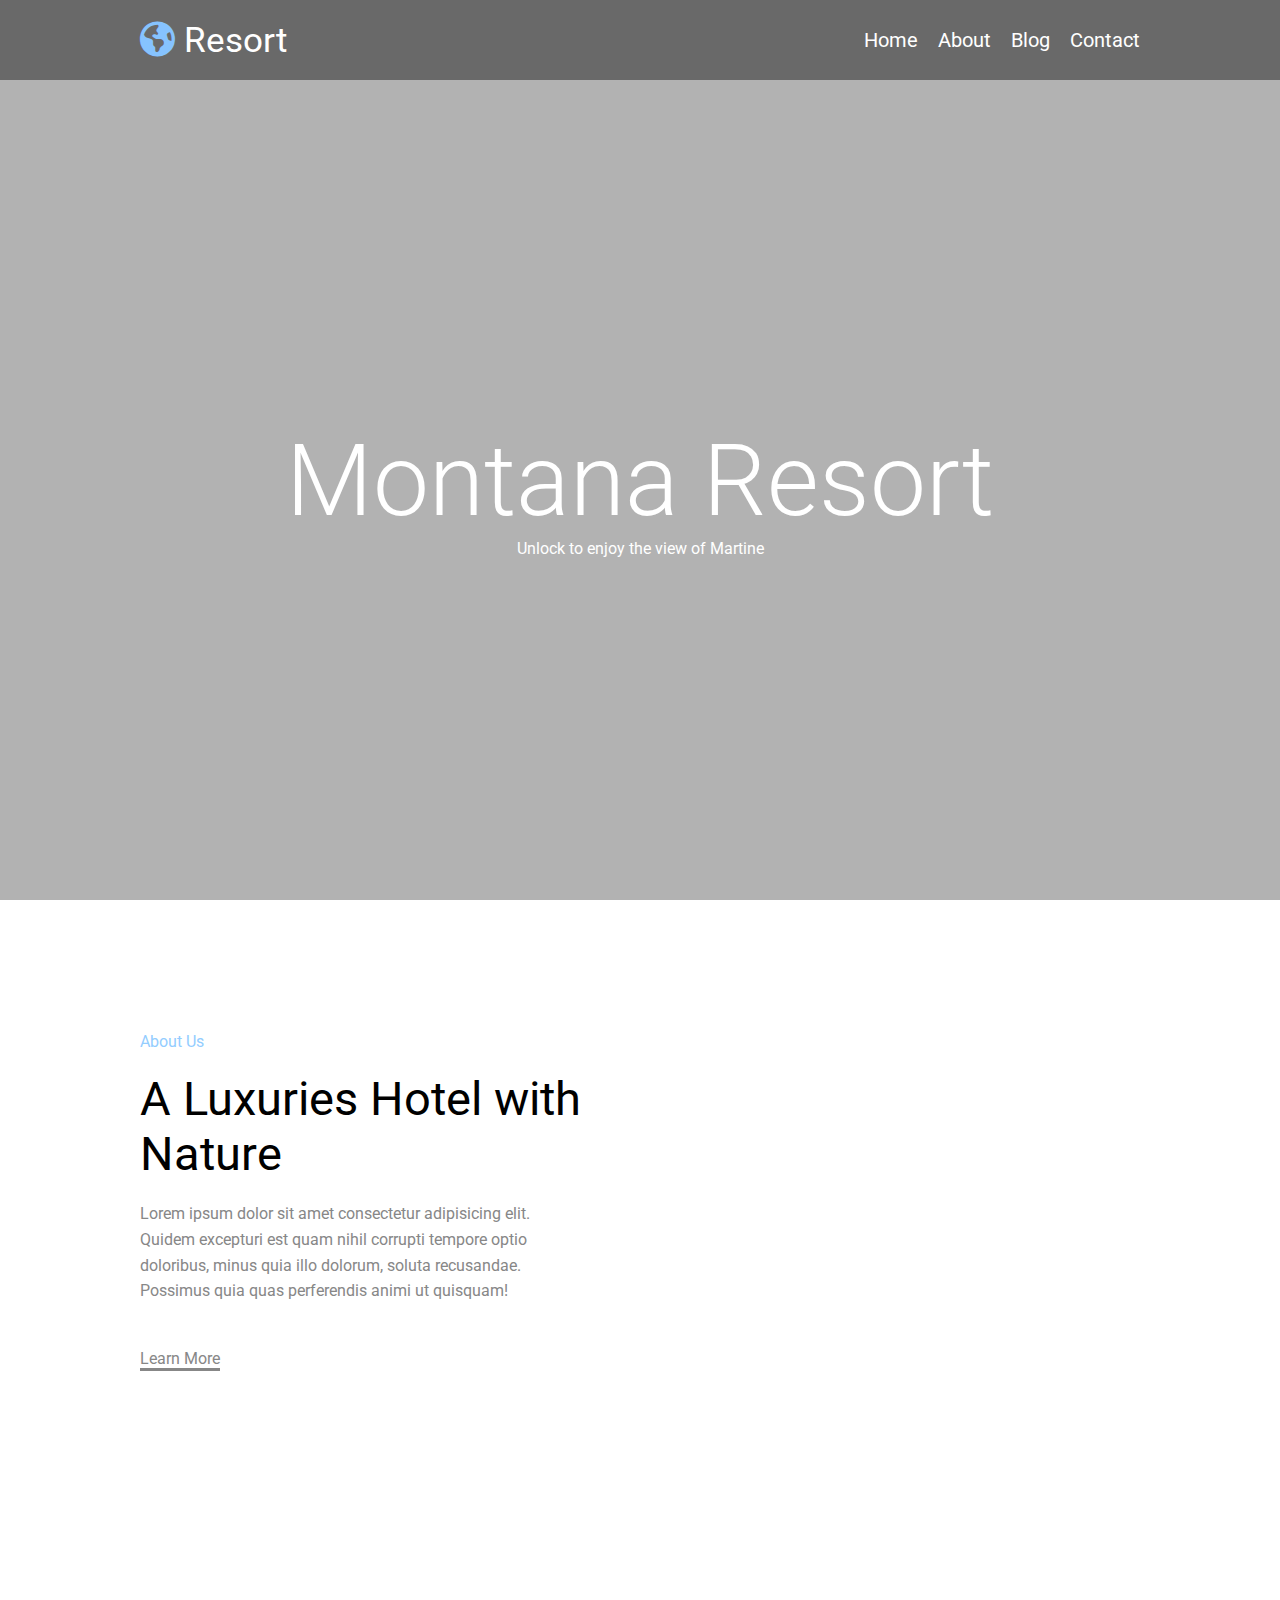
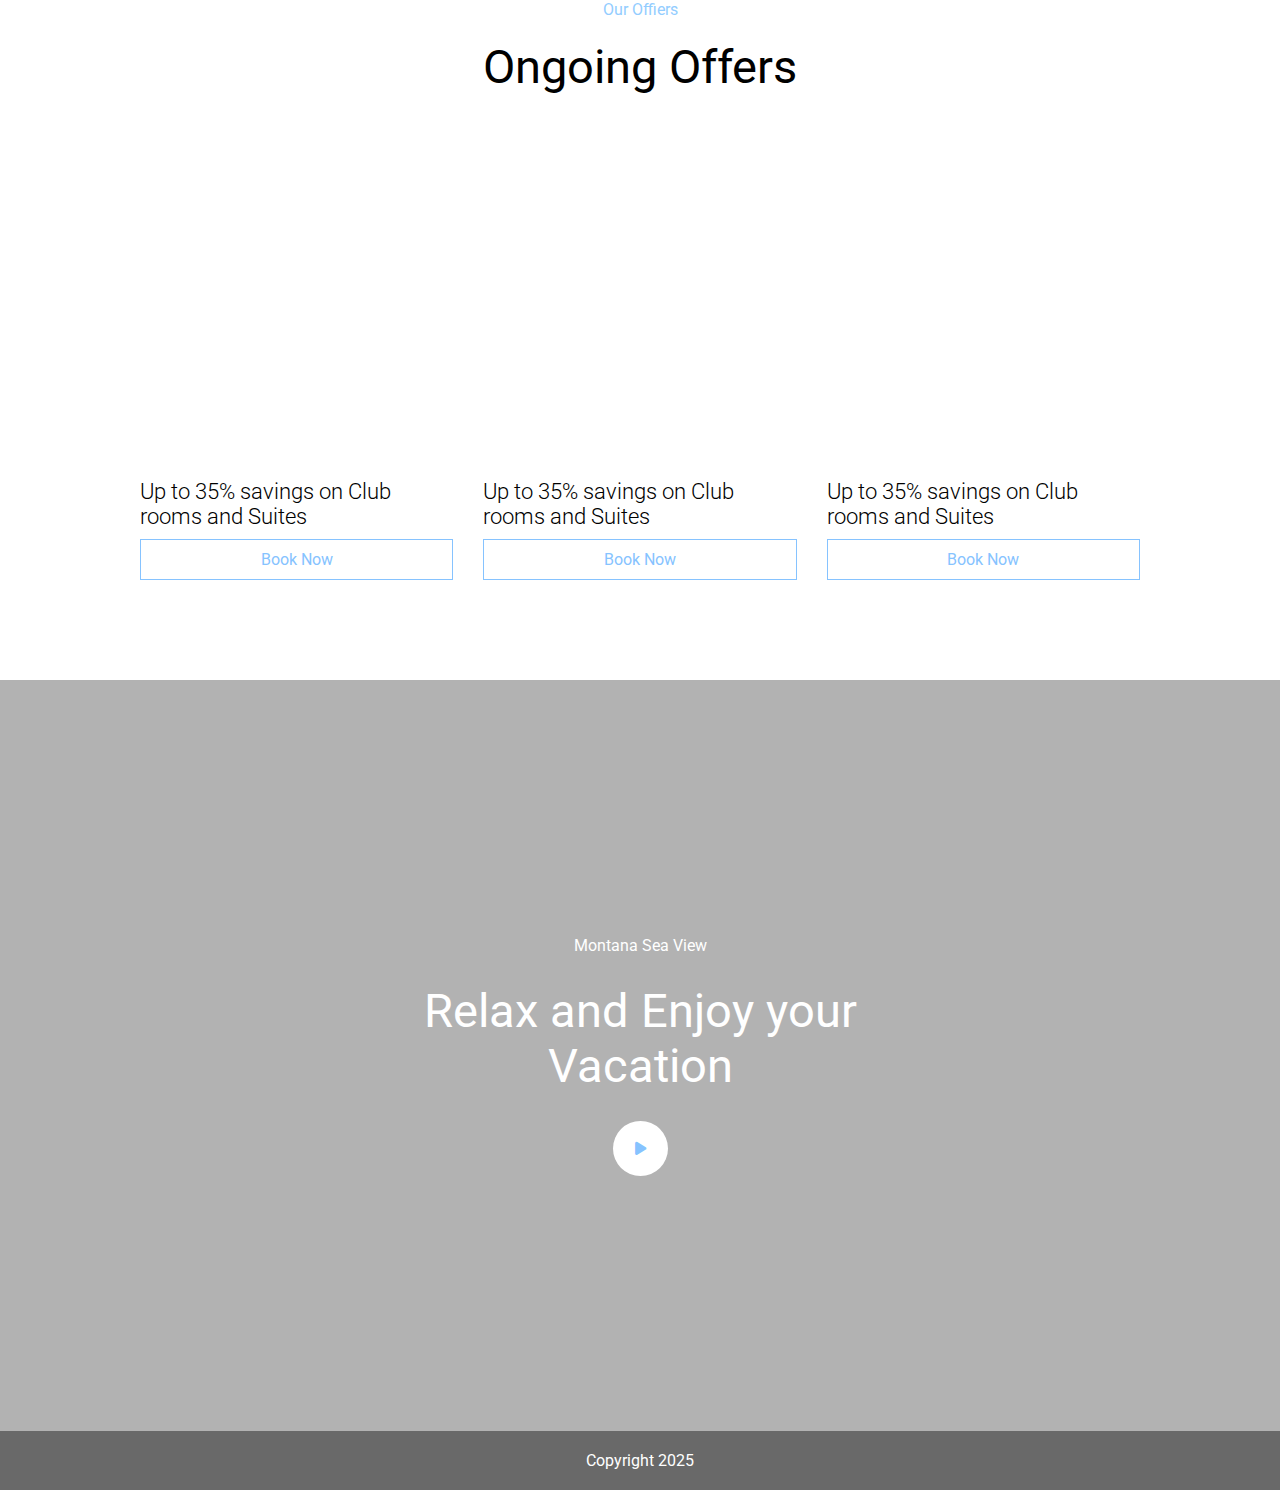
<file: portfolio1/index.html>
<!DOCTYPE html>
<html lang="en">
<head>
    <meta charset="UTF-8">
    <meta name="viewport" content="width=device-width, initial-scale=1.0">
    <title>Ryota Aoki Assignment 1</title>
    <!-- GOOGLE FONTS -->
    <link rel="preconnect" href="https://fonts.googleapis.com">
    <link rel="preconnect" href="https://fonts.gstatic.com" crossorigin>
    <link href="https://fonts.googleapis.com/css2?family=Roboto:ital,wght@0,100..900;1,100..900&display=swap" rel="stylesheet">
	<!-- Font Awesome -->
	<link rel="stylesheet" href="https://cdnjs.cloudflare.com/ajax/libs/font-awesome/6.7.2/css/all.min.css" integrity="sha512-Evv84Mr4kqVGRNSgIGL/F/aIDqQb7xQ2vcrdIwxfjThSH8CSR7PBEakCr51Ck+w+/U6swU2Im1vVX0SVk9ABhg==" crossorigin="anonymous" referrerpolicy="no-referrer" />
    <!-- AOS -->
    <link href="https://unpkg.com/aos@2.3.1/dist/aos.css" rel="stylesheet">    
    <!-- style -->
	<link rel="stylesheet" href="style.css">
</head>
<body>
    <!-- popup-overlay-video -->
     <div class="popup-overlay-video">
        <button class="close-btn">X</button>
          <!-- popup-content -->
        <div class="popup-content" onclick="preventBubbling(event)">
            <h2>our video</h2>
            <p>Lorem ipsum dolor sit amet consectetur adipisicing elit. Temporibus incidunt illo fugit fuga facere, voluptatem, libero asperiores esse in autem facilis aspernatur harum, distinctio </p>
            <iframe  src="https://www.youtube.com/embed/NoSw2Ef-WaA?si=KiiBYKP8ey6eZZL9" title="YouTube video player" frameborder="0" allow="accelerometer; autoplay; clipboard-write; encrypted-media; gyroscope; picture-in-picture; web-share" referrerpolicy="strict-origin-when-cross-origin" allowfullscreen></iframe>
        </div>
     </div>
      <!-- popup-overlay-map -->
     <div class="popup-overlay-map">
        <button class="close-btn">X</button>
          <!-- popup-content -->
        <div class="popup-content" onclick="preventBubbling(event)">
            <h2>our location</h2>
            <p>Lorem ipsum dolor sit amet consectetur adipisicing elit. Temporibus incidunt illo fugit fuga facere, voluptatem, libero asperiores esse in autem facilis aspernatur harum, distinctio </p>
            <iframe src="https://www.google.com/maps/embed?pb=!1m18!1m12!1m3!1d505145.4184837496!2d114.74189353963801!3d-8.45568235851558!2m3!1f0!2f0!3f0!3m2!1i1024!2i768!4f13.1!3m3!1m2!1s0x2dd246a02c3ebd17%3A0x13f472e2dfe6ed50!2z44K2IOOCouODs-ODtOOCoeODpCDjg5Pjg7zjg4Eg44Oq44K-44O844OIIOODkOODqg!5e0!3m2!1sja!2sca!4v1741707595282!5m2!1sja!2sca" style="border:0;" allowfullscreen="" loading="lazy" referrerpolicy="no-referrer-when-downgrade"></iframe>
        </div>
    </div> 
    <!-- Headder -->
    <header class="page-header">
        <div class="container">
            <div class="header-flex">
                <div class="logo">
                    <a href="index.html">
                        <i class="fa-solid fa-earth-americas"></i>
                        resort
                    </a>
                </div>
                <div class="burger">
                    <i class="fa-solid fa-bars"></i>
                </div>
                <div class="menu-holder">
                   <ul class="nav-menu">
                        <li>
                            <a href="index.html">Home</a>
                        </li>
                        <li>
                            <a href="#">About</a>
                        </li>
                        <li>
                            <a href="#">Blog</a>
                        </li>
                        <li>
                            <a href="#">Contact</a>
                        </li>
                   </ul>
                </div>
            </div>
        </div>
    </header>
    <main>
        <!-- banner -->
        <section class="banner">
            <div class="filter"></div>
            <div class="container">
                <h1>montana resort</h1>
                <p>Unlock to enjoy the view of Martine</p>
            </div>
        </section>
        <!-- about -->
        <section class="about">
            <div class="container">
                <div class="about-flex">
                    <div class="about-info">
                        <h4>about us</h4>
                        <h2>A Luxuries Hotel with Nature</h2>
                        <p>Lorem ipsum dolor sit amet consectetur adipisicing elit. Quidem excepturi est quam nihil corrupti tempore optio doloribus, minus quia illo dolorum, soluta recusandae. Possimus quia quas perferendis animi ut quisquam!</p>
                        <a href="" class="learn-btn">learn more</a>
                    </div>
                    <div class="about-flex-image">
                        <div class="about-image-1" data-aos="zoom-in" data-aos-duration="1000" data-aos-once="true"></div>
                        <div class="about-image-2" data-aos="zoom-in" data-aos-duration="1000" data-aos-once="true"></div>    
                    </div>
                </div>
            </div>
        </section>
        <!-- place -->
        <section class="place">
            <div class="container">
                <div class="section-header">
                    <h4>our offiers</h4>
                    <h2>ongoing offers</h2>
                </div>
                <div class="place-grid">
                    <article class="card">

                        <div class="card-image">
                            <div class="extra-info">
                                <p>Lorem ipsum dolor, sit amet consectetur adipisicing elit. Distinctio minus consequuntur voluptates?</p>
                                <a href="#" class="more-btn">
                                    <i class="fa-solid fa-arrow-right"></i>
                                    more
                                </a>
                            </div>
                        </div>
                       
                        <div class="card-info">
                            <h3>
                                Up to 35% savings on Club rooms and Suites
                            </h3>
                            <a href="#" class="book-btn">book now</a>
                        </div>
                    </article>
                    <article class="card">
                        <div class="card-image">
                            <div class="extra-info">
                                <p>Lorem ipsum dolor, sit amet consectetur adipisicing elit. Distinctio minus consequuntur voluptates?</p>
                                <a href="#" class="more-btn">
                                    <i class="fa-solid fa-arrow-right"></i>
                                    more
                                </a>
                            </div>
                        </div>
                        <div class="card-info">
                            <h3>
                                Up to 35% savings on Club rooms and Suites
                            </h3>
                            <a href="#" class="book-btn">book now</a>
                        </div>
                    </article>
                    <article class="card">
                        <div class="card-image">
                            <div class="extra-info">
                                <p>Lorem ipsum dolor, sit amet consectetur adipisicing elit. Distinctio minus consequuntur voluptates?</p>
                                <a href="#" class="more-btn">
                                    <i class="fa-solid fa-arrow-right"></i>
                                    more
                                </a>
                            </div>
                        </div>
                        <div class="card-info">
                            <h3>
                                Up to 35% savings on Club rooms and Suites
                            </h3>
                            <a href="#" class="book-btn">book now</a>
                        </div>
                    </article>
                </div>
            </div>
        </section>
        <!-- cta-video -->
        <section class="cta-video">
            <div class="filter"></div>
            <div class="container">
                <h4>montana sea view</h4>
                <h2>Relax and Enjoy your Vacation</h2>
                <a href="#" class="play-btn">
                    <i class="fa-solid fa-play"></i>
                </a>
            </div>
        </section>
    </main>
    <!-- footer -->
    <footer>
        <div class="container">
            <p>Copyright 2025</p>
        </div>
    </footer>
    
    <script src="https://cdnjs.cloudflare.com/ajax/libs/jquery/3.7.1/jquery.min.js" integrity="sha512-v2CJ7UaYy4JwqLDIrZUI/4hqeoQieOmAZNXBeQyjo21dadnwR+8ZaIJVT8EE2iyI61OV8e6M8PP2/4hpQINQ/g==" crossorigin="anonymous" referrerpolicy="no-referrer"></script>
    <script src="https://unpkg.com/aos@2.3.1/dist/aos.js"></script>
    <script>
        AOS.init();
      </script>
    <script>

        // burger
        $(".burger").on("click", function(){
            $(".menu-holder").slideToggle()
        })
        
        $(".menu-holder").on("click", function (e) {
            if (!$(e.target).closest(".nav-menu").length) {
            $(".menu-holder").slideToggle();
            }
        });

        // learn-btn
        $(".learn-btn").on("click", function(e){
            e.preventDefault();
            $(".popup-overlay-map").fadeIn();
            $("body").addClass("popup-is-open");

        });

        $(".popup-overlay-map").on("click",function(){
            $(".popup-overlay-map").fadeOut();
            $("body").removeClass("popup-is-open");
        });

        function preventBubbling(event){
			event.stopPropagation();
		}

        // play-btn
        $(".play-btn").on("click", function(e){
            e.preventDefault();
            $(".popup-overlay-video").fadeIn();
            $("body").addClass("popup-is-open");

        });

        $(".popup-overlay-video").on("click",function(){
            $(".popup-overlay-video").fadeOut();
            $("body").removeClass("popup-is-open");
        });

        function preventBubbling(event){
			event.stopPropagation();
		}

    </script>    
</body>
</html>
</file>
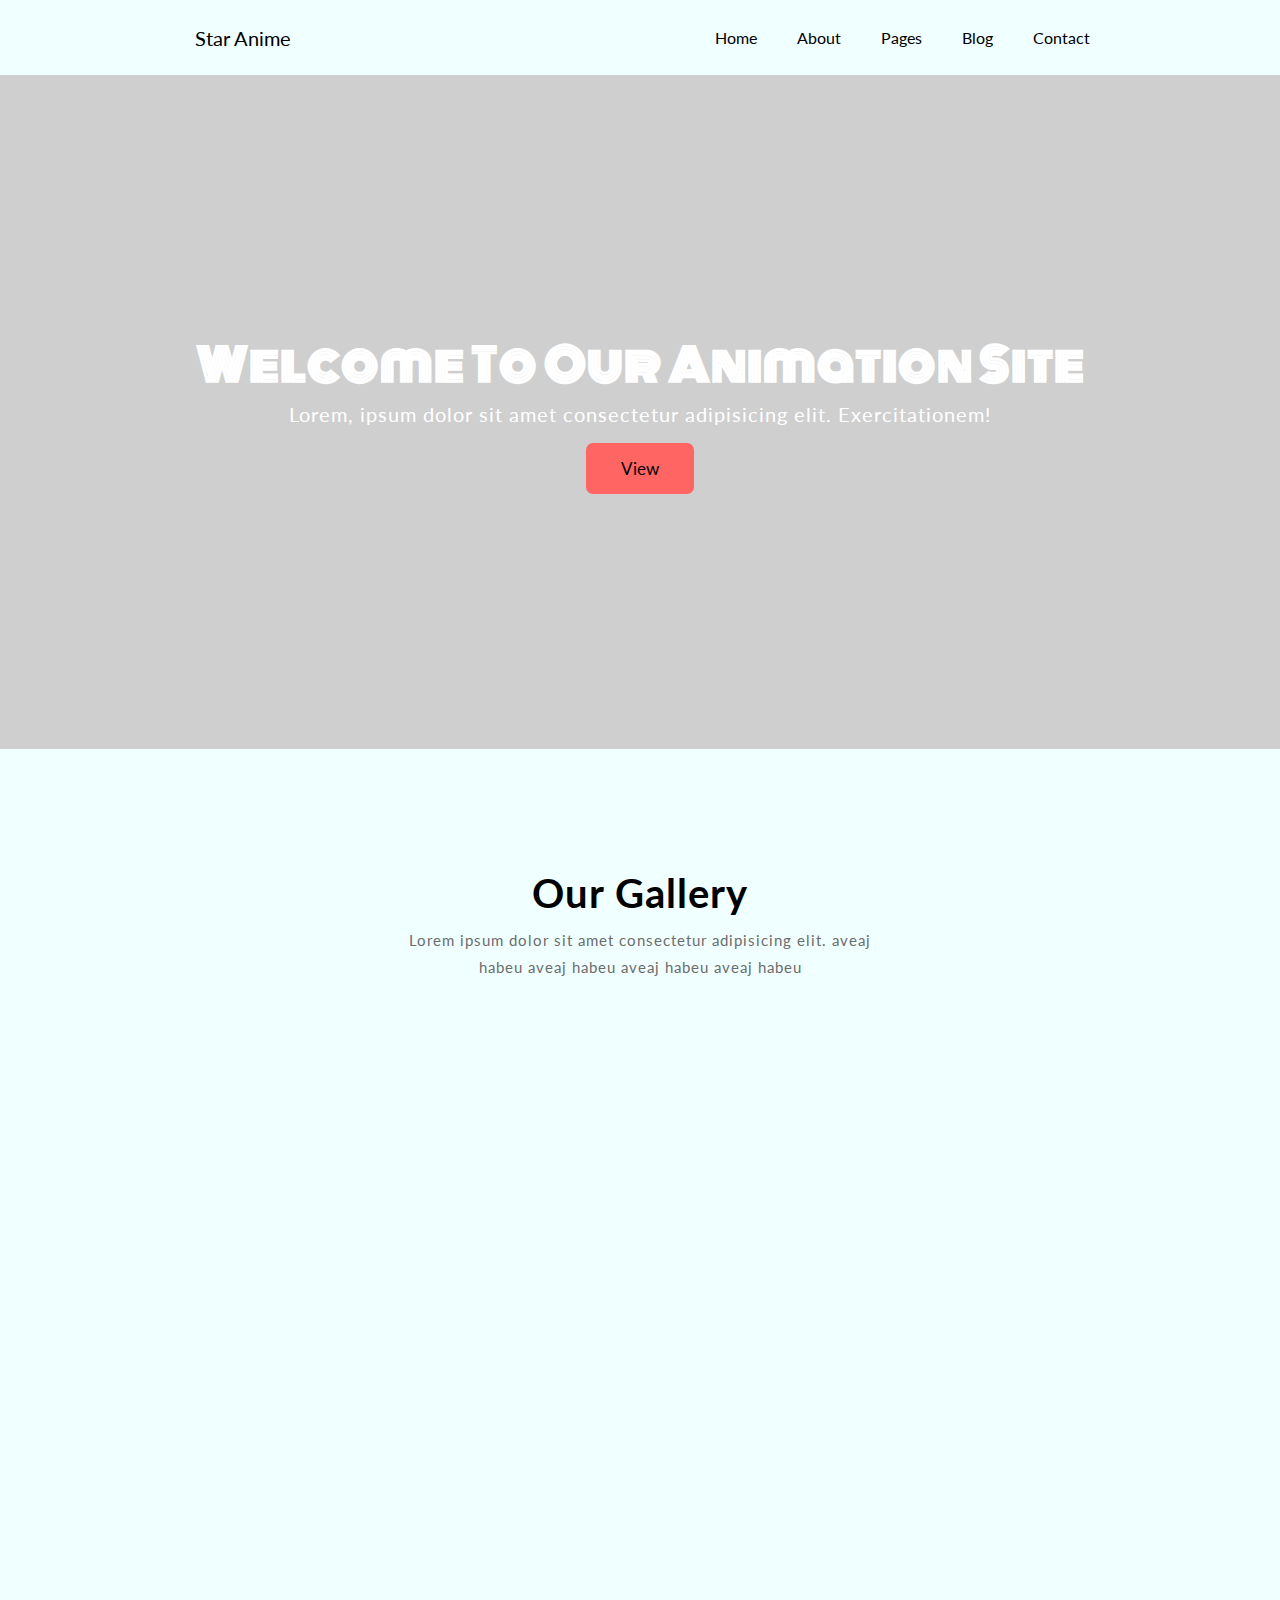
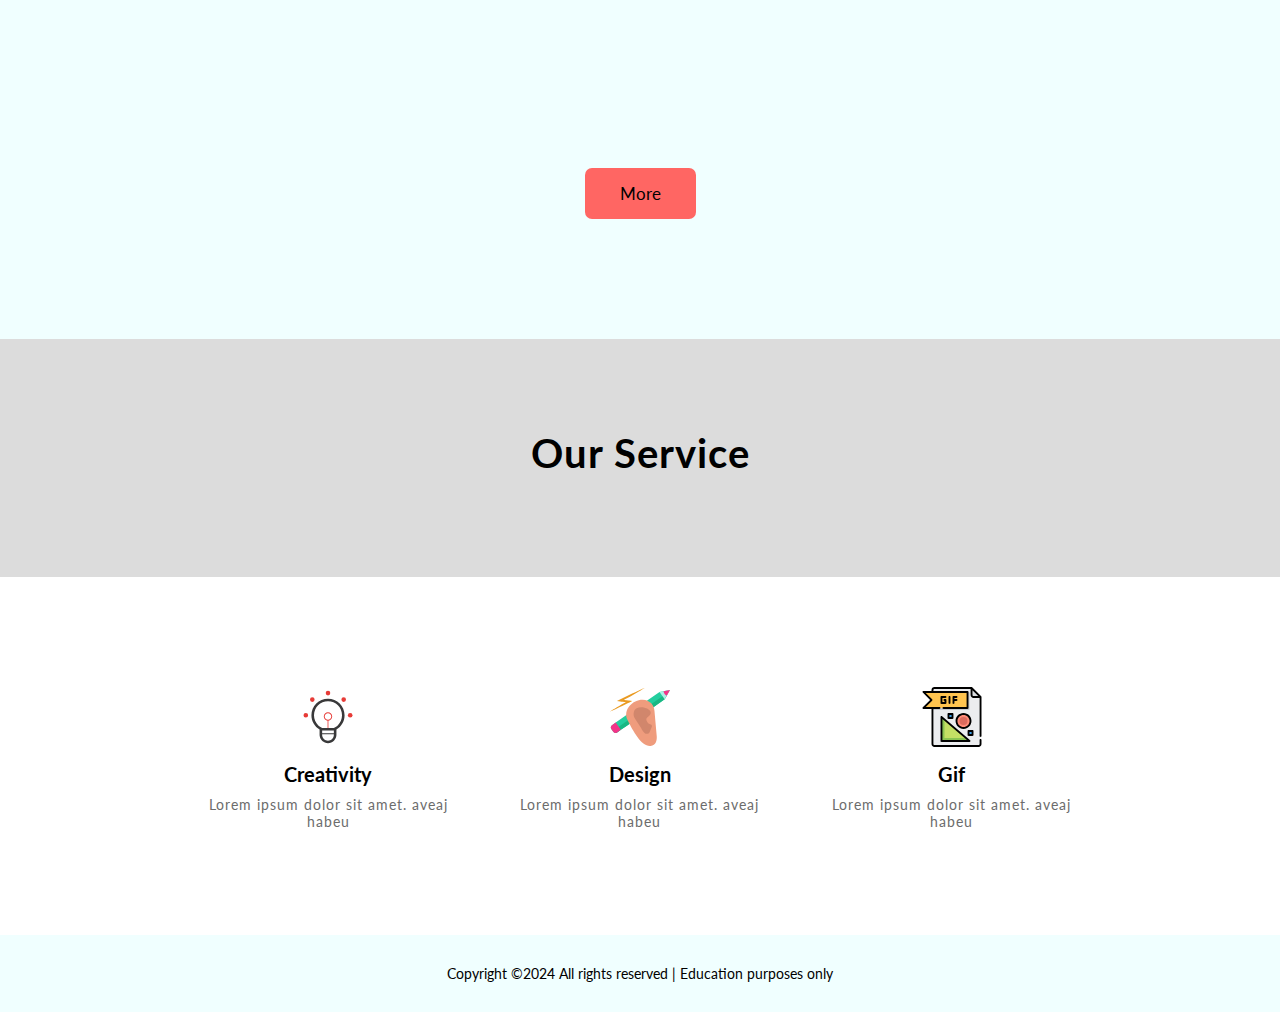
<file: portfolio2/index.html>
<!DOCTYPE html>
<html lang="en">
<head>
    <meta charset="UTF-8">
    <meta name="viewport" content="width=device-width, initial-scale=1.0">
    <title>Ryota Aoki: Lab 4 </title>
    <!-- google font -->
    <link rel="preconnect" href="https://fonts.googleapis.com">
    <link rel="preconnect" href="https://fonts.gstatic.com" crossorigin>
    <link href="https://fonts.googleapis.com/css2?family=Lato:ital,wght@0,100;0,300;0,400;0,700;0,900;1,100;1,300;1,400;1,700;1,900&family=Monoton&family=Open+Sans:ital,wght@0,300..800;1,300..800&display=swap" rel="stylesheet">
    <!-- font awesome -->
    <link rel="stylesheet" href="https://cdnjs.cloudflare.com/ajax/libs/font-awesome/6.4.0/css/all.min.css"
        integrity="sha512-iecdLmaskl7CVkqkXNQ/ZH/XLlvWZOJyj7Yy7tcenmpD1ypASozpmT/E0iPtmFIB46ZmdtAc9eNBvH0H/ZpiBw=="
        crossorigin="anonymous" referrerpolicy="no-referrer" />
    <!-- AOS -->
    <link href="https://unpkg.com/aos@2.3.1/dist/aos.css" rel="stylesheet">  
    <!-- Style -->
    <link rel="stylesheet" href="style.css">
</head>
<body>

    <!-- popup window -->
     <div class="popup-background">
        <button class="close-btn">x</button>
        <div class="popup-content" onclick="preventBubbling(event)">
            <h3>our work</h3>
            <p>Lorem ipsum dolor sit amet consectetur adipisicing elit. Illo ut repellat praesentium, suscipit veniam maiores facere optio earum nam libero at magnam minus voluptates, sapiente nihil dicta nostrum unde dolorum?</p>
            <iframe src="https://www.youtube.com/embed/MkA3sLyEWdU?si=8EYfuVSU0rklsMSE" title="YouTube video player" frameborder="0" allow="accelerometer; autoplay; clipboard-write; encrypted-media; gyroscope; picture-in-picture; web-share" referrerpolicy="strict-origin-when-cross-origin" allowfullscreen></iframe>
        </div>
     </div>

    <!-- fixed-btn -->
    <div class="fixed-btn">
        <i class="fa-solid fa-paper-plane"></i>
    </div>
    <!-- header -->
    <header class="page-header">
        <div class="container">
            <div class="header-flex">
                <div class="logo"><i class="fa-solid fa-star"></i>star anime</div>
                <div class="burger">
                    <i class="fa-solid fa-burger"></i>
                </div>
                <nav class="menu-holder">
                    <ul class="menu-list">
                        <li>
                            <a href="#">home</a>
                        </li>
                        <li>
                            <a href="#">about</a>
                        </li>
                        <li>
                            <a href="#">pages</a>
                        </li>
                        <li>
                            <a href="#">blog</a>
                        </li>
                        <li>
                            <a href="#">contact</a>
                        </li>
                    </ul>
                </nav>
            </div>
        </div>
    </header>
    <main>
        <!-- banner -->
        <section class="banner">
            <div class="container">
                <h1>welcome to our animation site</h1>
                <p>Lorem, ipsum dolor sit amet consectetur adipisicing elit. Exercitationem!</p>
                <a class="btn movie">view</a>
            </div>
        </section>
        <!-- gallery -->
        <section class="gallery">
            <div class="container">
                <div class="gallery-header section-header">
                    <h2 class="section-header-title">our gallery</h2>
                    <p class="section-header-para">Lorem ipsum dolor sit amet consectetur adipisicing elit. aveaj habeu aveaj habeu aveaj habeu aveaj habeu</p>
                </div>
                <div class="gallery-grid">
                    <article class="card gallery-card" data-aos="zoom-in" data-aos-duration="1000" data-aos-once="true">
                        <div class="gallery-image">
                            <div class="gallery-price">
                                <!-- <p>$500</p> -->
                                 <!-- NEW -->
                                <span>$500</span>
                            </div>
                        </div>
                        <div class="gallery-text">
                            <h4>gif 01</h4>
                            <p>Lorem ipsum dolor sit amet.</p>
                        </div>
                    </article>
                    <article class="card gallery-card" data-aos="zoom-in" data-aos-duration="1000" data-aos-once="true">
                        <div class="gallery-image">
                            <div class="gallery-price">
                                <p>$500</p>
                            </div>
                        </div>
                        <div class="gallery-text">
                            <h4>gif 02</h4>
                            <p>Lorem ipsum dolor sit amet.</p>
                        </div>
                    </article>
                    <article class="card gallery-card" data-aos="zoom-in" data-aos-duration="1000" data-aos-once="true">
                        <div class="gallery-image">
                            <div class="gallery-price">
                                <p>$500</p>
                            </div>
                        </div>
                        <div class="gallery-text">
                            <h4>gif 03</h4>
                            <p>Lorem ipsum dolor sit amet.</p>
                        </div>
                    </article>
                    <article class="card gallery-card" data-aos="zoom-in" data-aos-duration="1000" data-aos-once="true">
                        <div class="gallery-image">
                            <div class="gallery-price">
                                <p>$500</p>
                            </div>
                        </div>
                        <div class="gallery-text">
                            <h4>gif 04</h4>
                            <p>Lorem ipsum dolor sit amet.</p>
                        </div>
                    </article>
                    <article class="card gallery-card" data-aos="zoom-in" data-aos-duration="1000" data-aos-once="true">
                        <div class="gallery-image">
                            <div class="gallery-price">
                                <p>$500</p>
                            </div>
                        </div>
                        <div class="gallery-text">
                            <h4>gif 05</h4>
                            <p>Lorem ipsum dolor sit amet.</p>
                        </div>
                    </article>
                    <article class="card gallery-card" data-aos="zoom-in" data-aos-duration="1000" data-aos-once="true">
                        <div class="gallery-image">
                            <div class="gallery-price">
                                <p>$500</p>
                            </div>
                        </div>
                        <div class="gallery-text">
                            <h4>gif 06</h4>
                            <p>Lorem ipsum dolor sit amet.</p>
                        </div>
                    </article>
                </div>
                <a class="btn">more</a>
            </div>
        </section>
        <!-- service -->
        <section class="service">
            <div class="service-bg-image">
                <div class="service-header section-header container">
                    <h2 class="section-header-title">our service</h2>
                </div>
            </div>
            <div class="container">
                <div class="service-grid">
                    <article class="card">
                        <img src="creativity-svgrepo-com.svg" alt="#">
                        <div class="service-text">
                            <h4>creativity</h4>
                            <p>Lorem ipsum dolor sit amet. aveaj habeu</p>
                        </div>
                    </article>
                    <article class="card">
                        <img src="design-ear-svgrepo-com.svg" alt="#">
                        <div class="service-text">
                            <h4>design</h4>
                            <p>Lorem ipsum dolor sit amet. aveaj habeu</p>
                        </div>
                    </article>
                    <article class="card">
                        <img src="gif-svgrepo-com (1).svg" alt="#">
                        <div class="service-text">
                            <h4>gif</h4>
                            <p>Lorem ipsum dolor sit amet. aveaj habeu</p>
                        </div>
                    </article>                   
                </div>
            </div>
        </section>
    </main>
    <!-- footer -->
    <footer>
        <p>Copyright &copy;2024 All rights reserved | Education purposes only</p>
    </footer>
    <!-- AOS -->
    <script src="https://unpkg.com/aos@2.3.1/dist/aos.js"></script>
    <!-- Jquery -->
    <script src="https://cdnjs.cloudflare.com/ajax/libs/jquery/3.7.1/jquery.min.js" integrity="sha512-v2CJ7UaYy4JwqLDIrZUI/4hqeoQieOmAZNXBeQyjo21dadnwR+8ZaIJVT8EE2iyI61OV8e6M8PP2/4hpQINQ/g==" crossorigin="anonymous" referrerpolicy="no-referrer"></script>

    <script>
        AOS.init();

        // when fixed-btn clicked the screen going back to top
        $(".fixed-btn").on("click",function(){
            $("html, body").animate({scrollTop: 0}, 600);
        })

        // the fixed-btn doesnt display when the screen is > 450
        $(window).scroll(function(){
            if($(this).scrollTop() > 450){
                // on css need to add display none
                $(".fixed-btn").fadeIn();
            } else {
                $(".fixed-btn").fadeOut();
            }
        })

        // popup video1
        $(".movie").on("click",function(e){
            e.preventDefault();
            $(".popup-background").fadeIn();
            $("body").addClass("popup-is-open");
        })

        // close popup-background
        $(".popup-background").on("click",function(){
            $(".popup-background").fadeOut();
            $("body").removeClass("popup-is-open");
        })

        // only poopup-background is clickable to close
        function preventBubbling(event){
			event.stopPropagation();

		}

        // when burger is clicked display the menu holder
        $(".burger").on("click",function(){
            $(".menu-holder").slideToggle()
        })





      </script>
</body>

</html>
</file>
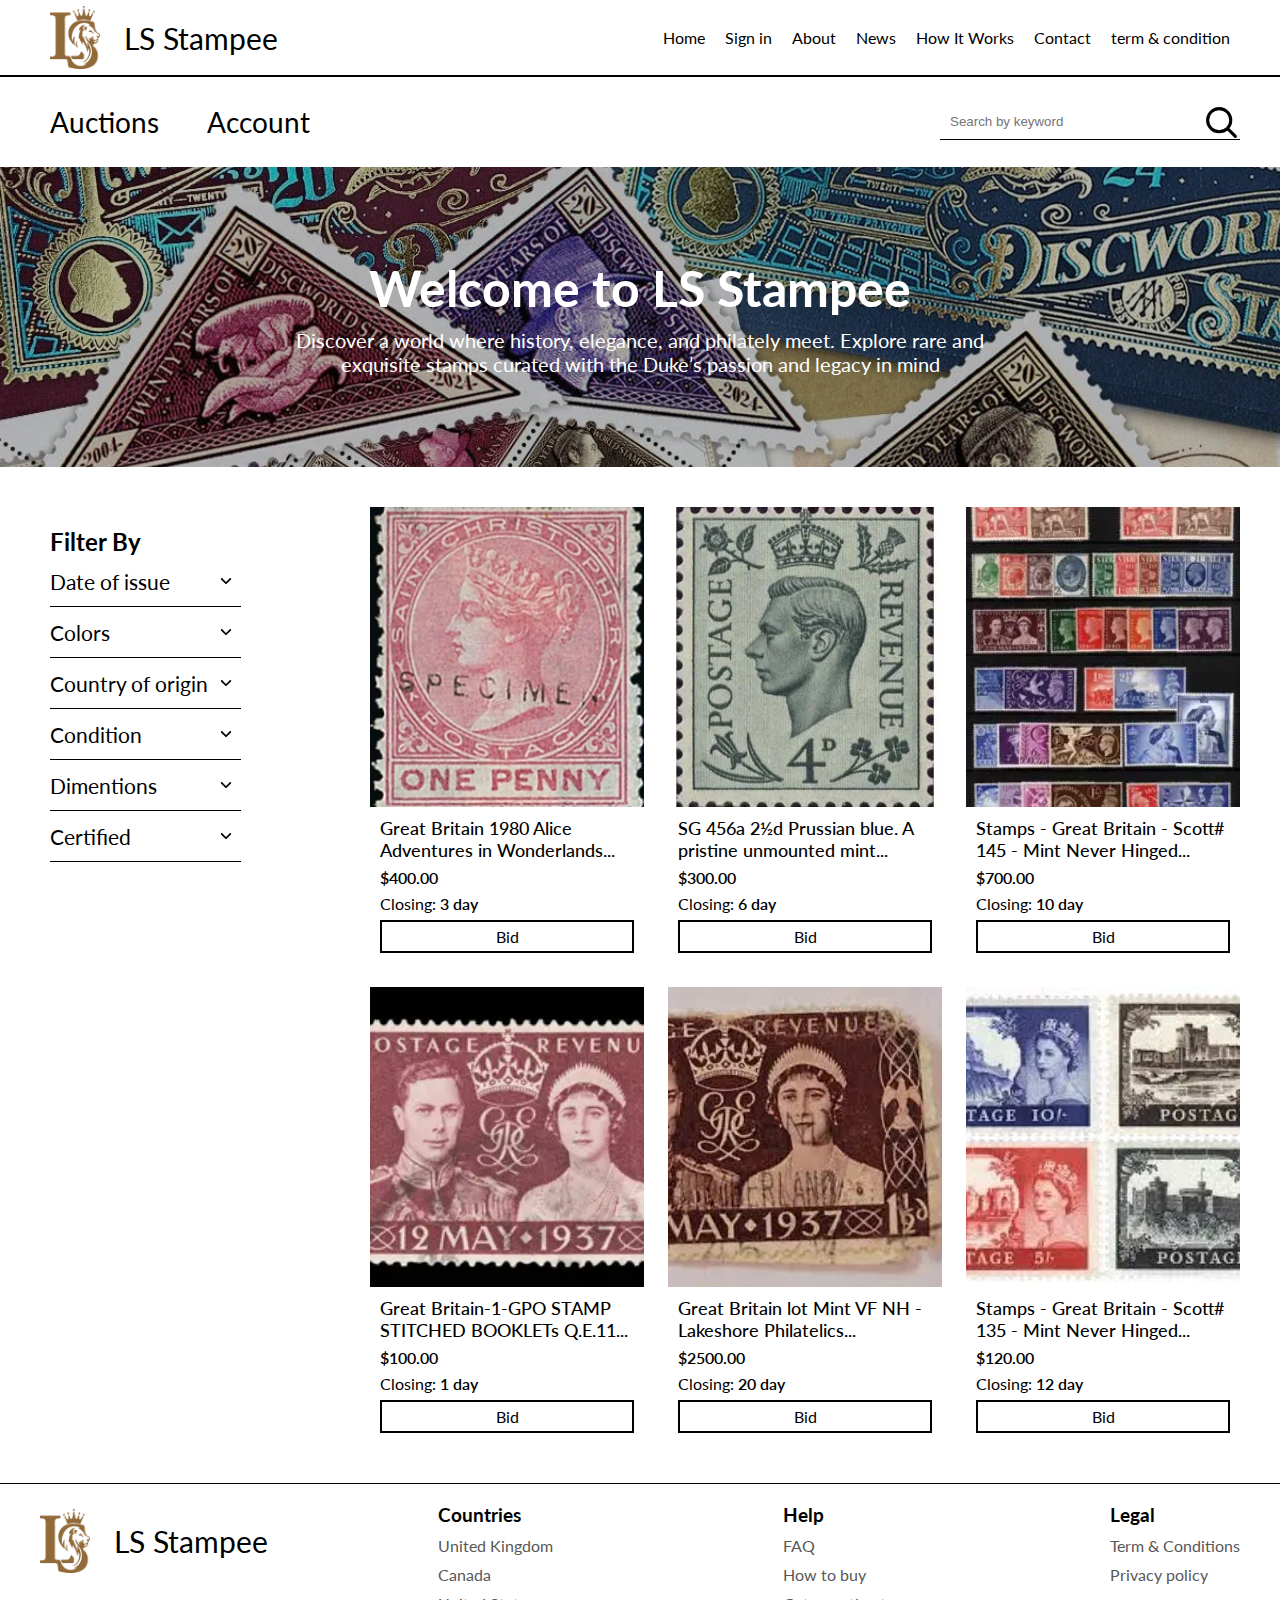
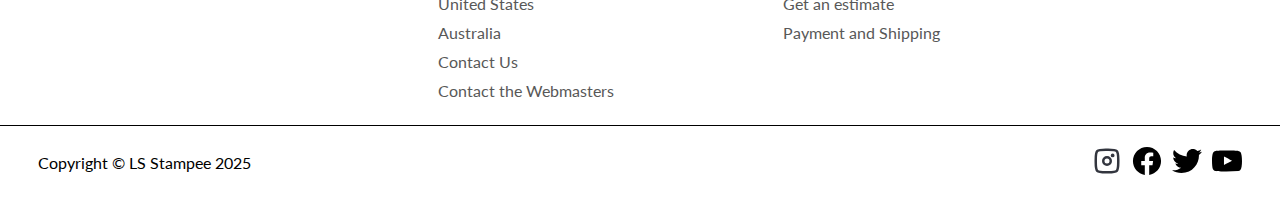
<file: portfolio4/index.html>
<!DOCTYPE html>
<html lang="en">

<head>
	<meta charset="UTF-8">
	<meta name="viewport" content="width=device-width, initial-scale=1.0">
	<meta name="description" content="The content is for my auction site page">
	<title>Ryota Aoki Assignment 1</title>
	<!-- google font -->
	<link rel="preconnect" href="https://fonts.googleapis.com">
	<link rel="preconnect" href="https://fonts.gstatic.com" crossorigin>
	<link
		href="https://fonts.googleapis.com/css2?family=Lato:ital,wght@0,100;0,300;0,400;0,700;0,900;1,100;1,300;1,400;1,700;1,900&family=Playfair+Display:ital,wght@0,400..900;1,400..900&display=swap"
		rel="stylesheet">
	<link rel="stylesheet" href="assets/css/index/main.css">

</head>

<body>
	<header aria-label="site header">
		<div class="mobile-header">
			<a class="logo mobile-logo" href="index.html">
				<img src="assets/img/logo-1-alt.png" alt="LS Stampee logo">LS Stampee
			</a>
			<div class="mobile-search">
				<form action="#" method="post">
					<input type="text" id="search-mobile" placeholder="Search by keyword" aria-label="search">
					<input type="submit" value="" aria-label="Search">
				</form>
			</div>
		</div>
		<input type="checkbox" id="nav-button" aria-label="burger">
		<!-- secondary nav -->
		<nav class="top-nav" aria-label="top nagivation">
			<div class="flex-left">
				<a class="logo top" href="index.html"><img src="assets/img/logo-1-alt.png" alt="LS Stampee logo">LS
					Stampee</a>
			</div>
			<!-- new -->
			<div class="flex-right">
				<a href="../index.html"><span>Home</span></a>

				<a href="#"><span>Sign in</span></a>


				<div class="dropdown">
					<a href="#"><span>About</span></a>
					<div class="dropdown-list">
						<a href="#">Philately Is Life</a>
						<a href="#">The Duke’s Biography</a>
						<a href="#">Family History</a>
					</div>
				</div>
				<div class="dropdown">
					<a href="#"><span>News</span></a>
					<div class="dropdown-list">
						<a href="#">Stamps</a>
						<a href="#">Auctions</a>
						<a href="#">Bridge</a>
					</div>
				</div>
				<div class="dropdown">
					<a href="#"><span>How It Works</span></a>
					<div class="dropdown-list">
						<a href="#">Profile Help</a>
						<a href="#">How to Bid</a>
						<a href="#">How to Follow an Auction</a>
						<a href="#">How to Find the Desired Auction</a>
					</div>
				</div>
				<div class="dropdown">
					<a href="#"><span>Contact</span></a>
					<div class="dropdown-list">
						<a href="#">United Kingdom</a>
						<a href="#">Canada</a>
						<a href="#">United States</a>
						<a href="#">Australia</a>
						<a href="#">Contact Us</a>
						<a href="#">Contact the Webmasters</a>
					</div>
				</div>
				<a href="#"><span>term & condition</span></a>
			</div>
		</nav>
		<!-- primary nav -->
		<div class="primary-nav-flex">
			<nav class="bottom-nav" aria-label="main nagivation">
				<div class="bottom-flex-left">
					<div class="dropdown">
						<a href="#"><span>Auctions</span></a>
						<div class="dropdown-list">
							<a href="#">Active Auctions</a>
							<a href="#">Archived Auctions</a>
							<a href="#">Features Lots</a>
						</div>
					</div>
					<div class="dropdown">
						<a href="#"><span>Account</span></a>
						<div class="dropdown-list">
							<a href="#">Become Member</a>
							<a href="#">Sign in</a>
							<a href="#">Your profile</a>
						</div>
					</div>
				</div>
				<div class="bottom-flex-right">
					<form class="desktop-search" action="#" method="post">
						<input type="text" id="search" placeholder="Search by keyword" aria-label="search">
						<input type="submit" value="" aria-label="Search">
					</form>
				</div>
			</nav>
		</div>
	</header>
	<section class="banner" id="banner" aria-label="site banner">
		<h1>Welcome to LS Stampee</h1>
		<p>Discover a world where history, elegance, and philately meet. Explore rare and exquisite stamps curated with the Duke’s passion and legacy in mind</p>
	</section>
	<main aria-label="main content">
		<div class="container">
			<!-- side menu -->
			<aside id="aside" aria-label="filter sidebar">
				<form action="#">
					<h2>Filter By</h2>
					<details>
						<summary>Date of issue</summary>
						<div>
							<input type="date" id="date" aria-label="date">
						</div>
					</details>
					<details>
						<summary>Colors</summary>
						<div>
							<input type="checkbox" id="red" name="color" value="red">
							<label for="red">Red</label>
						</div>
						<div>
							<input type="checkbox" id="green" name="color" value="green">
							<label for="green">Green</label>
						</div>
						<div>
							<input type="checkbox" id="blue" name="color" value="blue">
							<label for="blue">Blue</label>
						</div>
					</details>
					<details>
						<summary>Country of origin</summary>
						<div>
							<input type="checkbox" id="british" name="country" value="british">
							<label for="british">British</label>
						</div>
						<div>
							<input type="checkbox" id="usa" name="country" value="usa">
							<label for="usa">United States</label>
						</div>
						<div>
							<input type="checkbox" id="asia" name="country" value="asia">
							<label for="asia">Asia</label>
						</div>
						<div>
							<input type="checkbox" id="europe" name="country" value="europe">
							<label for="europe">Europe</label>
						</div>
					</details>
					<details>
						<summary>Condition</summary>
						<div>
							<input type="checkbox" id="mint" name="condition" value="mint">
							<label for="mint">Mint</label>
						</div>
						<div>
							<input type="checkbox" id="excellent" name="condition" value="excellent">
							<label for="excellent">Excellent</label>
						</div>

						<div>
							<input type="checkbox" id="good" name="condition" value="good">
							<label for="good">Good</label>
						</div>
						<div>
							<input type="checkbox" id="fair" name="condition" value="fair">
							<label for="fair">Fair</label>
						</div>
						<div>
							<input type="checkbox" id="damage" name="condition" value="damage">
							<label for="damage">Damage</label>
						</div>
					</details>
					<details>
						<summary>Dimentions</summary>
						<div>
							<input type="text" id="dimentionFrom" name="dimentionFrom" placeholder="from" aria-label="from">-
							<input type="text" id="dimentionTo" name="dimentionTo" placeholder="to" aria-label="to">
						</div>
					</details>
					<details>
						<summary>Certified</summary>
						<div>
							<input type="checkbox" id="yes" name="certified" value="yes">
							<label for="yes">Yes</label>
						</div>
						<div>
							<input type="checkbox" id="no" name="certified" value="no">
							<label for="no">No</label>
						</div>
					</details>
				</form>
			</aside>
			<!-- auction -->
			<section id="auction" aria-label="auction content">
				<div class="grid">
					<article class="card">
						<picture><img src="assets/img/photos/096f4369c48210d74f07a1ef758af064.webp" alt="stamp1">
						</picture>
						<div class="card-info">
							<h3>
								Great Britain 1980 Alice Adventures in Wonderlands...
							</h3>
							<p>$400.00</p>
							<p>
								Closing: <span>3 day</span>
							</p>
							<a class="button" href="#">Bid</a>
						</div>
					</article>
					<article class="card">
						<picture><img src="assets/img/photos/1429596776-29384-1.webp" alt="stamp2"></picture>
						<div class="card-info">
							<h3>
								SG 456a 2½d Prussian blue. A pristine unmounted mint...
							</h3>
							<p>$300.00</p>
							<p>
								Closing: <span>6 day</span>
							</p>
							<a class="button" href="#">Bid</a>
						</div>
					</article>
					<article class="card">
						<picture><img src="assets/img/photos/3057.webp" alt="stamp3"></picture>
						<div class="card-info">
							<h3>
								Stamps - Great Britain - Scott# 145 - Mint Never Hinged...
							</h3>
							<p>$700.00</p>
							<p>
								Closing: <span>10 day</span>
							</p>
							<a class="button" href="#">Bid</a>
						</div>
					</article>
					<article class="card">
						<picture><img src="assets/img/photos/British-Stamps-Coronation-George-VI.webp" alt="stamp4">
						</picture>
						<div class="card-info">
							<h3>
								Great Britain-1-GPO STAMP STITCHED BOOKLETs Q.E.11...
							</h3>
							<p>$100.00</p>
							<p>
								Closing: <span>1 day</span>
							</p>
							<a class="button" href="#">Bid</a>
						</div>
					</article>
					<article class="card">
						<picture><img src="assets/img/photos/images-2.webp" alt="stamp5"></picture>
						<div class="card-info">
							<h3>
								Great Britain lot Mint VF NH - Lakeshore Philatelics...
							</h3>
							<p>$2500.00</p>
							<p>
								Closing: <span>20 day</span>
							</p>
							<a class="button" href="#">Bid</a>
						</div>
					</article>
					<article class="card">
						<picture><img src="assets/img/photos/download.webp" alt="stamp6"></picture>
						<div class="card-info">
							<h3>
								Stamps - Great Britain - Scott# 135 - Mint Never Hinged...
							</h3>
							<p>$120.00</p>
							<p>
								Closing: <span>12 day</span>
							</p>
							<a class="button" href="#">Bid</a>
						</div>
					</article>
				</div>
			</section>
		</div>
	</main>
		<footer id="footer" aria-label="site footer">
		<div class="footer-flex-left">
			<a class="logo" href="index.html"><img src="assets/img/logo-1-alt.png" alt="LS Stampee logo">LS Stampee</a>
			<div class="footer-nav-flex">
				<h3 class="footer-title">Countries</h3>
				<div class="footer-dropdown-list">
					<a href="#">United Kingdom</a>
					<a href="#">Canada</a>
					<a href="#">United States</a>
					<a href="#">Australia</a>
					<a href="#">Contact Us</a>
					<a href="#">Contact the Webmasters</a>
				</div>
			</div>
			<div class="footer-nav-flex">
				<h3 class="footer-title">Help</h3>
				<div class="footer-dropdown-list">
					<a href="#">FAQ</a>
					<a href="#">How to buy</a>
					<a href="#">Get an estimate</a>
					<a href="#">Payment and Shipping</a>
				</div>
			</div>
			<div class="footer-nav-flex">
				<h3 class="footer-title">Legal</h3>
				<div class="footer-dropdown-list">
					<a href="#">Term & Conditions</a>
					<a href="#">Privacy policy</a>
				</div>
			</div>
		</div>
		<div class="footer-flex-right">
			<p>Copyright © LS Stampee 2025</p>
			<div class="icon-flex">
				<a href="#" aria-label="Instagram"><span><img src="./assets/img/sideicon/insta-svgrepo-com.svg"
							alt="Instagram icon"></span></a>
				<a href="#" aria-label="Facebook"><span><img src="./assets/img/sideicon/facebook-svgrepo-com.svg"
							alt="Facebook icon"></span></a>
				<a href="#" aria-label="Twitter"><span><img src="./assets/img/sideicon/twitter-154-svgrepo-com.svg"
							alt="Twitter icon"></span></a>
				<a href="#" aria-label="Youtube"><span><img src="./assets/img/sideicon/youtube-168-svgrepo-com.svg"
							alt="Youtube icon"></span></a>
			</div>
		</div>
	</footer>
</body>

</html>
</file>
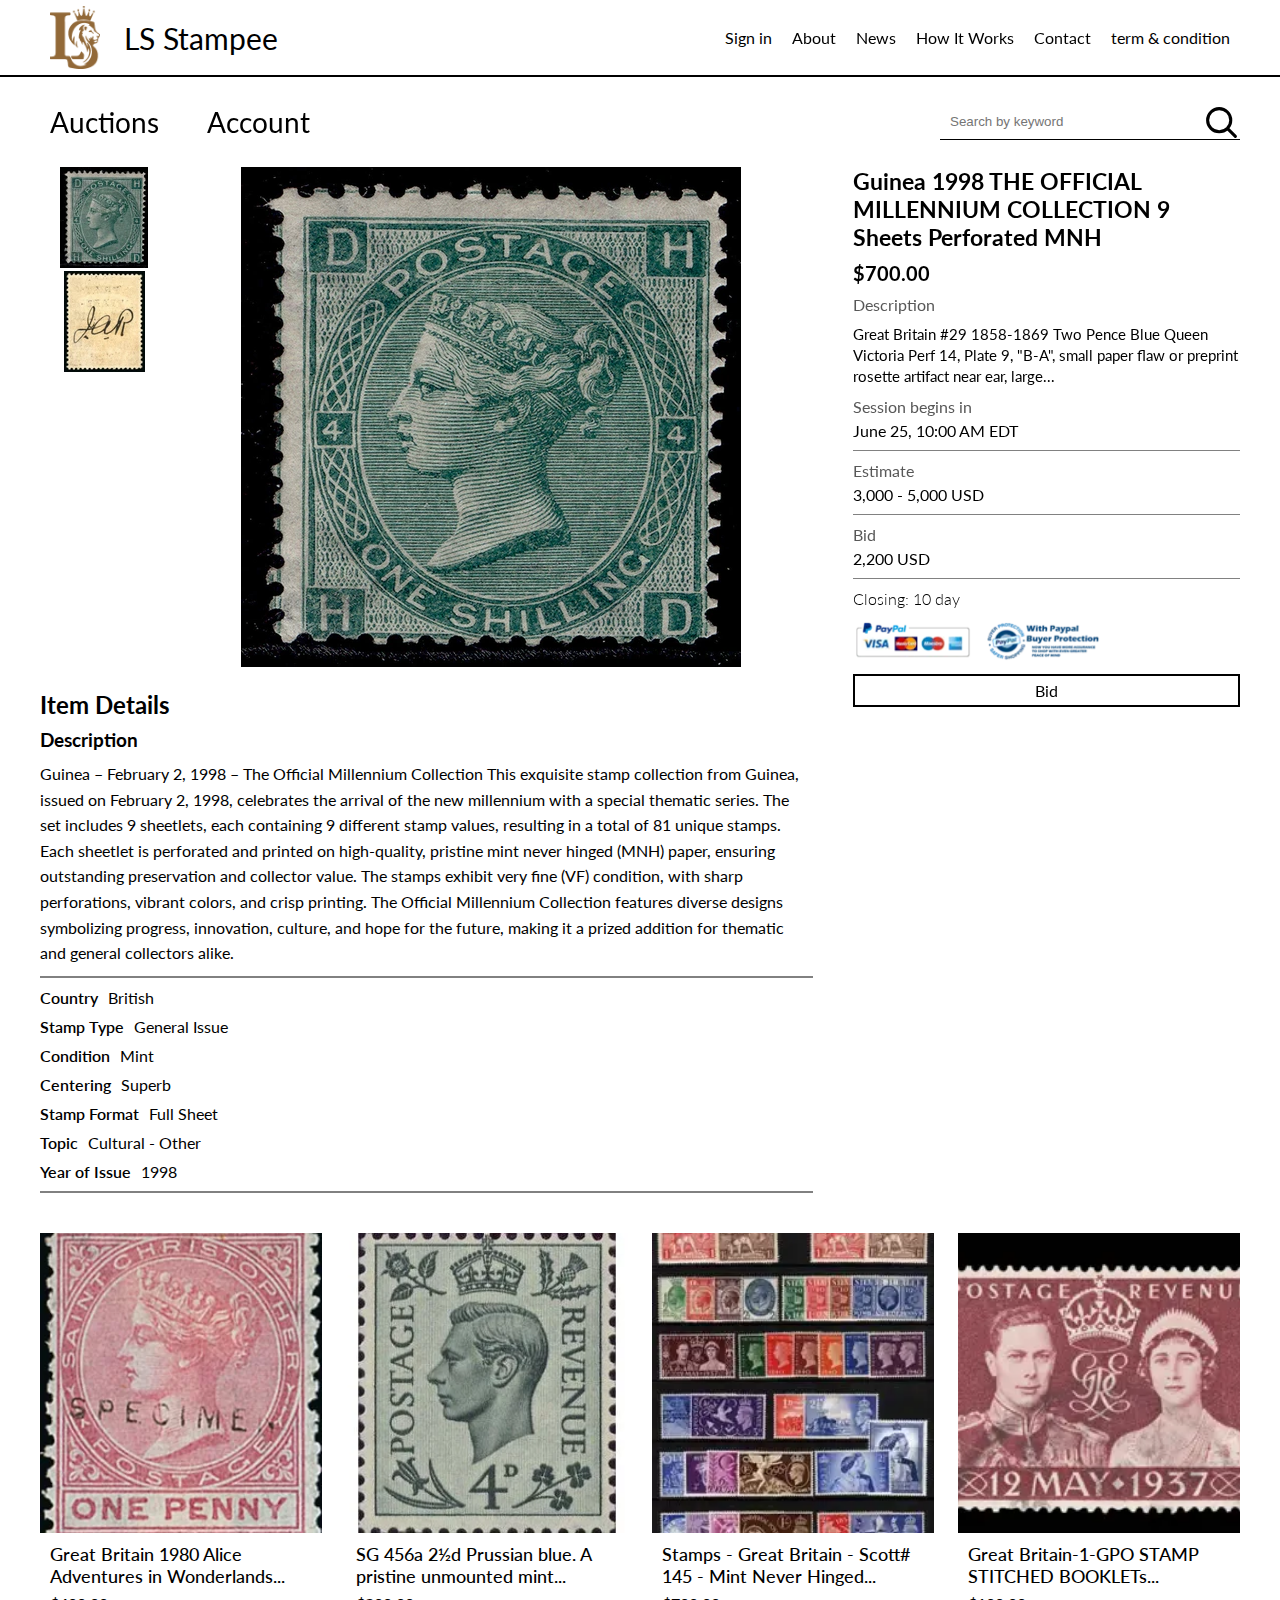
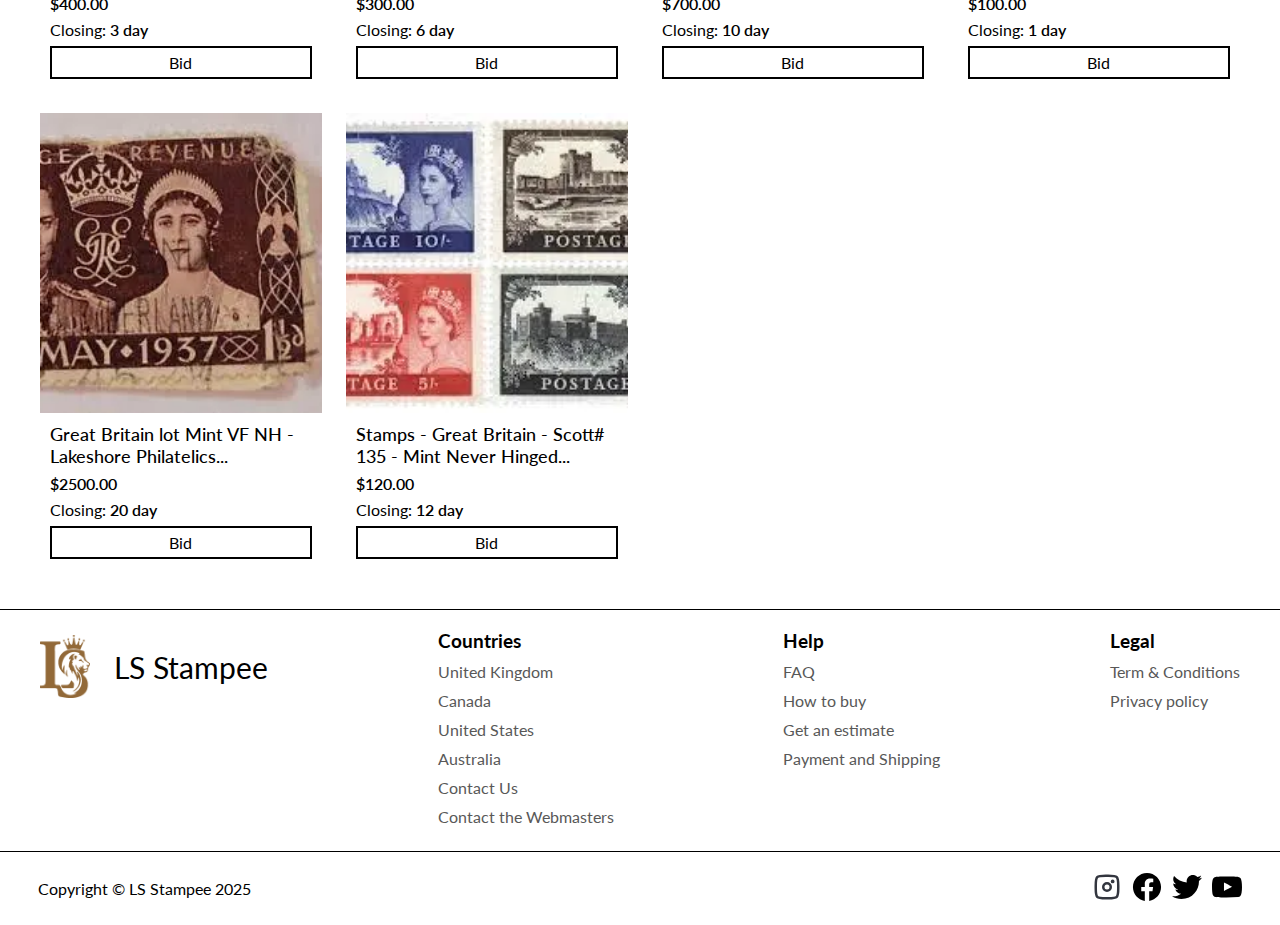
<file: portfolio4/product.html>
<!DOCTYPE html>
<html lang="en">

<head>
	<meta charset="UTF-8">
	<meta name="viewport" content="width=device-width, initial-scale=1.0">
	<meta name="description" content="The content is for my auction detail page">
	<title>Ryota Aoki Assignment 2 auction product detail page</title>
	<!-- google font -->
	<link rel="preconnect" href="https://fonts.googleapis.com">
	<link rel="preconnect" href="https://fonts.gstatic.com" crossorigin>
	<link
		href="https://fonts.googleapis.com/css2?family=Lato:ital,wght@0,100;0,300;0,400;0,700;0,900;1,100;1,300;1,400;1,700;1,900&family=Playfair+Display:ital,wght@0,400..900;1,400..900&display=swap"
		rel="stylesheet">
	<link rel="stylesheet" href="assets/css/product/main.css">
</head>

<body>
	<header aria-label="site header">
		<div class="mobile-header">
			<a class="logo mobile-logo" href="index.html">
				<img src="assets/img/logo-1-alt.png" alt="LS Stampee logo">LS Stampee
			</a>
			<div class="mobile-search">
				<form action="#" method="post">
					<input type="text" id="search-mobile" placeholder="Search by keyword" aria-label="search">
					<input type="submit" value="" aria-label="Search">
				</form>
			</div>
		</div>
		<input type="checkbox" id="nav-button" aria-label="burger">
		<!-- secondary nav -->
		<nav class="top-nav" aria-label="top nagivation">
			<div class="flex-left">
				<a class="logo top" href="index.html"><img src="assets/img/logo-1-alt.png" alt="LS Stampee logo">LS
					Stampee</a>
			</div>
			<div class="flex-right">
				<a href="#"><span>Sign in</span></a>
				<div class="dropdown">
					<a href="#"><span>About</span></a>
					<div class="dropdown-list">
						<a href="#">Philately Is Life</a>
						<a href="#">The Duke’s Biography</a>
						<a href="#">Family History</a>
					</div>
				</div>
				<div class="dropdown">
					<a href="#"><span>News</span></a>
					<div class="dropdown-list">
						<a href="#">Stamps</a>
						<a href="#">Auctions</a>
						<a href="#">Bridge</a>
					</div>
				</div>
				<div class="dropdown">
					<a href="#"><span>How It Works</span></a>
					<div class="dropdown-list">
						<a href="#">Profile Help</a>
						<a href="#">How to Bid</a>
						<a href="#">How to Follow an Auction</a>
						<a href="#">How to Find the Desired Auction</a>
					</div>
				</div>
				<div class="dropdown">
					<a href="#"><span>Contact</span></a>
					<div class="dropdown-list">
						<a href="#">United Kingdom</a>
						<a href="#">Canada</a>
						<a href="#">United States</a>
						<a href="#">Australia</a>
						<a href="#">Contact Us</a>
						<a href="#">Contact the Webmasters</a>
					</div>
				</div>
				<a href="#"><span>term & condition</span></a>
			</div>
		</nav>
		<!-- primary nav -->
		<div class="primary-nav-flex">
			<nav class="bottom-nav" aria-label="main nagivation">
				<div class="bottom-flex-left">
					<div class="dropdown">
						<a href="#"><span>Auctions</span></a>
						<div class="dropdown-list">
							<a href="#">Active Auctions</a>
							<a href="#">Archived Auctions</a>
							<a href="#">Features Lots</a>
						</div>
					</div>
					<div class="dropdown">
						<a href="#"><span>Account</span></a>
						<div class="dropdown-list">
							<a href="#">Become Member</a>
							<a href="#">Sign in</a>
							<a href="#">Your profile</a>
						</div>
					</div>
				</div>
				<div class="bottom-flex-right">
					<form class="desktop-search" action="#" method="post">
						<input type="text" id="search" placeholder="Search by keyword" aria-label="search">
						<input type="submit" value="" aria-label="Search">
					</form>
				</div>
			</nav>
		</div>
	</header>
	<main aria-label="main content">
		<div class="container">
			<!-- info -->
			<section id="info">
				<div class="flex-image">
					<div class="thumbnail">
						<a href="#">
							<picture><img class="thumb1" src="assets/img/photos/s-l1200.webp" alt="Front view of stamp">
							</picture>
						</a>
						<a href="#">
							<picture><img class="thumb2" src="assets/img/photos/Newfoundland_Stamp_205255-Back.webp"
									alt="Back view of stamp"></picture>
						</a>
					</div>
					<div class="product-image">
						<a href="#">
							<picture><img src="assets/img/photos/s2-l1200.webp" alt="Main photo"></picture>
						</a>
					</div>
				</div>
				<div class="description">
					<div class="description-header">
						<h2>Item Details</h2>
						<h3>Description</h3>
						<p>
							Guinea – February 2, 1998 – The Official Millennium Collection

							This exquisite stamp collection from Guinea, issued on February 2, 1998, celebrates the
							arrival of the new millennium with a special thematic series. The set includes 9 sheetlets,
							each containing 9 different stamp values, resulting in a total of 81 unique stamps.

							Each sheetlet is perforated and printed on high-quality, pristine mint never hinged (MNH)
							paper, ensuring outstanding preservation and collector value. The stamps exhibit very fine
							(VF) condition, with sharp perforations, vibrant colors, and crisp printing.

							The Official Millennium Collection features diverse designs symbolizing progress,
							innovation, culture, and hope for the future, making it a prized addition for thematic and
							general collectors alike.
						</p>
					</div>
					<div class="condition">
						<dl>
							<dt>Country</dt>
							<dd>British</dd>
						</dl>
						<dl>
							<dt>Stamp Type</dt>
							<dd>General Issue</dd>
						</dl>
						<dl>
							<dt>Condition</dt>
							<dd>Mint</dd>
						</dl>
						<dl>
							<dt>Centering</dt>
							<dd>Superb</dd>
						</dl>
						<dl>
							<dt>Stamp Format</dt>
							<dd>Full Sheet</dd>
						</dl>
						<dl>
							<dt>Topic</dt>
							<dd>Cultural - Other</dd>
						</dl>
						<dl>
							<dt>Year of Issue</dt>
							<dd>1998</dd>
						</dl>
					</div>
				</div>
			</section>
			<!-- side menu -->
			<aside id="aside" aria-label="bidding sidebar">
				<div class="info-bid">
					<h1>Guinea 1998 THE OFFICIAL MILLENNIUM COLLECTION 9 Sheets Perforated MNH</h1>
					<div class="info-bid-detail">
						<div class="info-flex">
							<div class="auction-price">
								<h2>$700.00</h2>
							</div>
						</div>
						<div class="info-description">
							<h3 class="h3">Description</h3>
							<p>Great Britain #29 1858-1869 Two Pence Blue Queen Victoria Perf 14, Plate 9, "B-A", small
								paper flaw or preprint rosette artifact near ear, large...</p>
						</div>
						<div class="info-time">
							<h3 class="h3">Session begins in</h3>
							<p>June 25, 10:00 AM EDT</p>
						</div>
						<div class="info-time">
							<h3 class="h3">Estimate</h3>
							<p>3,000 - 5,000 USD</p>
						</div>
						<div class="info-time bid">
							<h3 class="h3">Bid</h3>
							<p>2,200 USD</p>
						</div>
						<div class="info-close">
							<p>Closing: <span>10 day</span></p>
						</div>
						<div class="info-credit-image">
							<a href="#"><img src="./assets/img/photos/paypal-credit-card-1.webp"
									alt="Accepted payment methods including PayPal and credit cards"></a>
							<a href="#"><img src="./assets/img/photos/PayPal-Buyer-Protection-Logo_large.webp"
									alt="PayPal buyer protection logo"></a>
						</div>
						<a href="#" class="button aside-button">Bid</a>
					</div>
				</div>
			</aside>
			<section id="suggestion" aria-label="suggestion content">
				<div class="grid">
					<article class="card">
						<picture><img src="assets/img/photos/096f4369c48210d74f07a1ef758af064.webp" alt="stamp1">
						</picture>
						<div class="card-info">
							<h3>
								Great Britain 1980 Alice Adventures in Wonderlands...
							</h3>
							<p>$400.00</p>
							<p>
								Closing: <span>3 day</span>
							</p>
							<a class="button" href="#">Bid</a>
						</div>
					</article>
					<article class="card">
						<picture><img src="assets/img/photos/1429596776-29384-1.webp" alt="stamp2"></picture>
						<div class="card-info">
							<h3>
								SG 456a 2½d Prussian blue. A pristine unmounted mint...
							</h3>
							<p>$300.00</p>
							<p>
								Closing: <span>6 day</span>
							</p>
							<a class="button" href="#">Bid</a>
						</div>
					</article>
					<article class="card">
						<picture><img src="assets/img/photos/3057.webp" alt="stamp3"></picture>
						<div class="card-info">
							<h3>
								Stamps - Great Britain - Scott# 145 - Mint Never Hinged...
							</h3>
							<p>$700.00</p>
							<p>
								Closing: <span>10 day</span>
							</p>
							<a class="button" href="#">Bid</a>
						</div>
					</article>
					<article class="card">
						<picture><img src="assets/img/photos/British-Stamps-Coronation-George-VI.webp" alt="stamp4">
						</picture>
						<div class="card-info">
							<h3>
								Great Britain-1-GPO STAMP STITCHED BOOKLETs...
							</h3>
							<p>$100.00</p>
							<p>
								Closing: <span>1 day</span>
							</p>
							<a class="button" href="#">Bid</a>
						</div>
					</article>
					<article class="card">
						<picture><img src="assets/img/photos/images-2.webp" alt="stamp5"></picture>
						<div class="card-info">
							<h3>
								Great Britain lot Mint VF NH - Lakeshore Philatelics...
							</h3>
							<p>$2500.00</p>
							<p>
								Closing: <span>20 day</span>
							</p>
							<a class="button" href="#">Bid</a>
						</div>
					</article>
					<article class="card">
						<picture><img src="assets/img/photos/download.webp" alt="stamp6"></picture>
						<div class="card-info">
							<h3>
								Stamps - Great Britain - Scott# 135 - Mint Never Hinged...
							</h3>
							<p>$120.00</p>
							<p>
								Closing: <span>12 day</span>
							</p>
							<a class="button" href="#">Bid</a>
						</div>
					</article>
				</div>
			</section>
		</div>
	</main>
	<footer id="footer" aria-label="site footer">
		<div class="footer-flex-left">
			<a class="logo" href="index.html"><img src="assets/img/logo-1-alt.png" alt="LS Stampee logo">LS Stampee</a>
			<div class="footer-nav-flex">
				<h3 class="footer-title">Countries</h3>
				<div class="footer-dropdown-list">
					<a href="#">United Kingdom</a>
					<a href="#">Canada</a>
					<a href="#">United States</a>
					<a href="#">Australia</a>
					<a href="#">Contact Us</a>
					<a href="#">Contact the Webmasters</a>
				</div>
			</div>
			<div class="footer-nav-flex">
				<h3 class="footer-title">Help</h3>
				<div class="footer-dropdown-list">
					<a href="#">FAQ</a>
					<a href="#">How to buy</a>
					<a href="#">Get an estimate</a>
					<a href="#">Payment and Shipping</a>
				</div>
			</div>
			<div class="footer-nav-flex">
				<h3 class="footer-title">Legal</h3>
				<div class="footer-dropdown-list">
					<a href="#">Term & Conditions</a>
					<a href="#">Privacy policy</a>
				</div>
			</div>
		</div>
		<div class="footer-flex-right">
			<p>Copyright © LS Stampee 2025</p>
			<div class="icon-flex">
				<a href="#" aria-label="Instagram"><span><img src="./assets/img/sideicon/insta-svgrepo-com.svg"
							alt="Instagram icon"></span></a>
				<a href="#" aria-label="Facebook"><span><img src="./assets/img/sideicon/facebook-svgrepo-com.svg"
							alt="Facebook icon"></span></a>
				<a href="#" aria-label="Twitter"><span><img src="./assets/img/sideicon/twitter-154-svgrepo-com.svg"
							alt="Twitter icon"></span></a>
				<a href="#" aria-label="Youtube"><span><img src="./assets/img/sideicon/youtube-168-svgrepo-com.svg"
							alt="Youtube icon"></span></a>
			</div>
		</div>
	</footer>
</body>

</html>
</file>
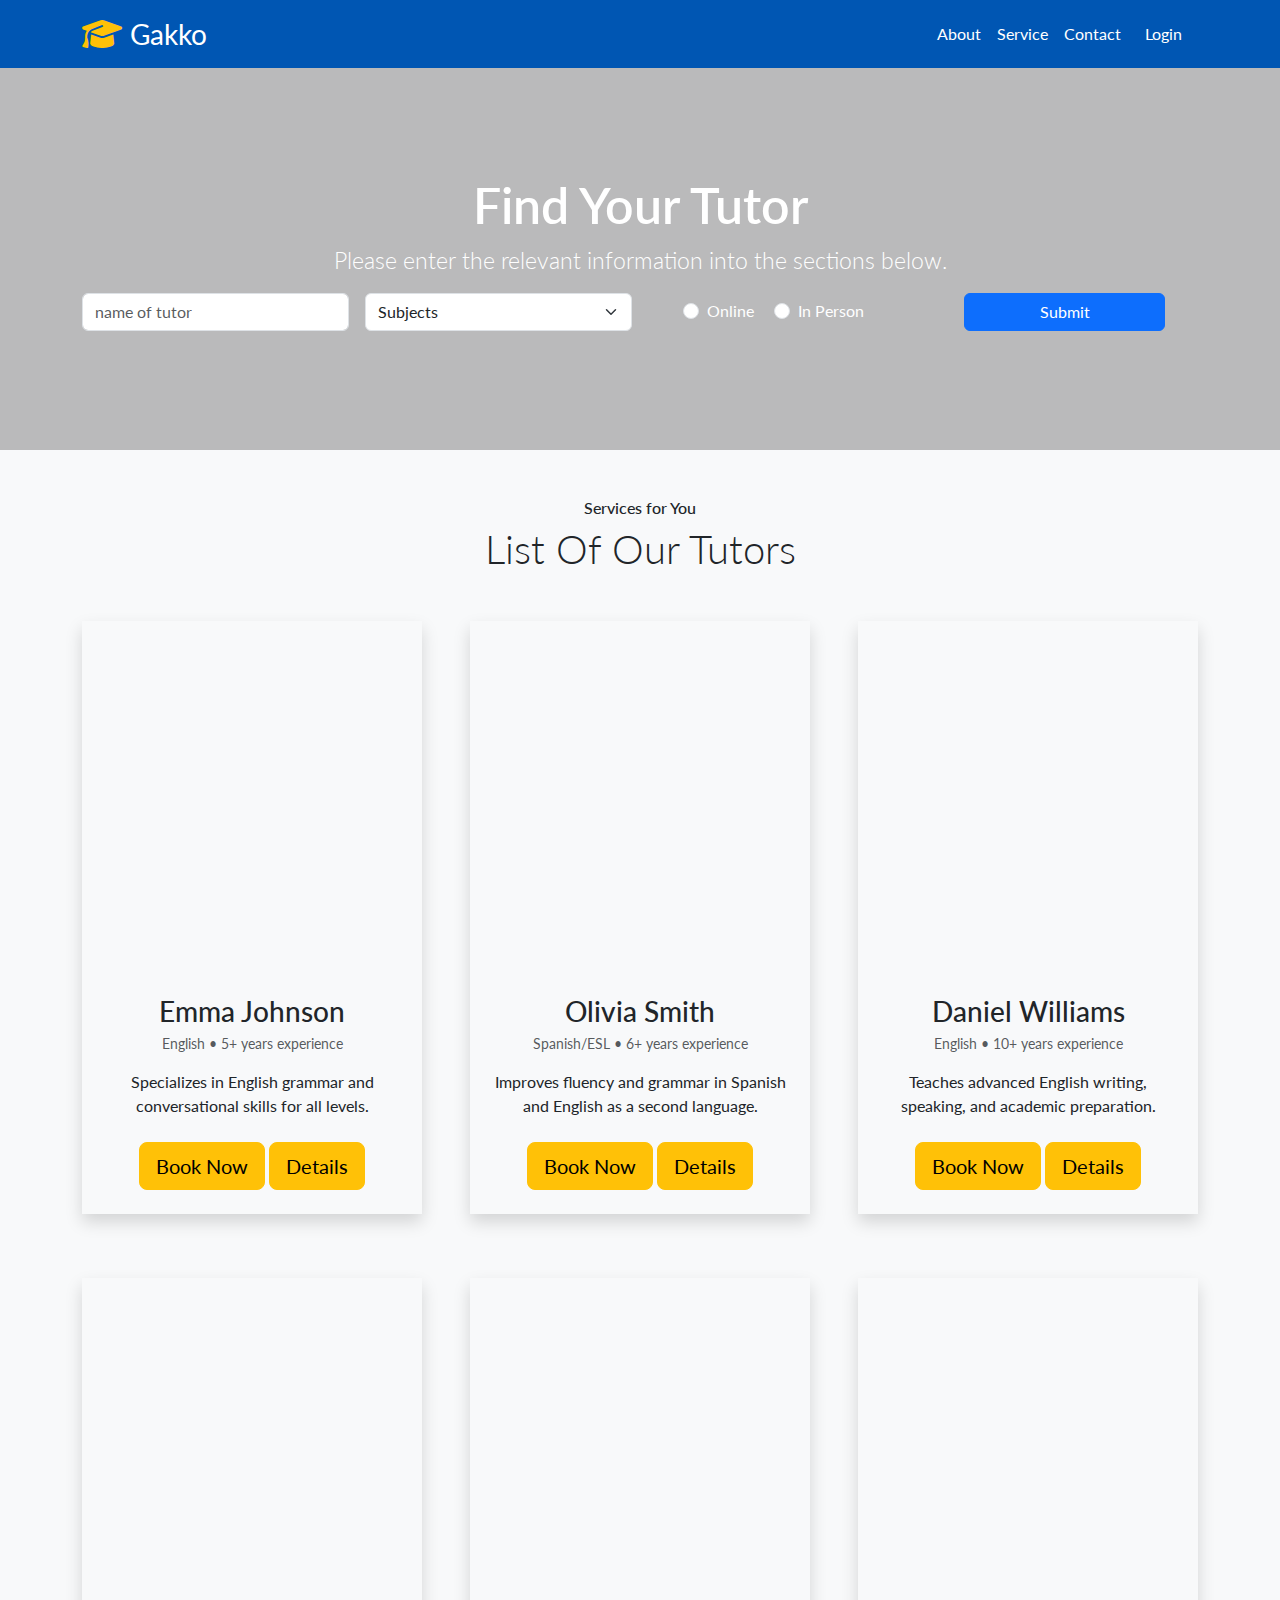
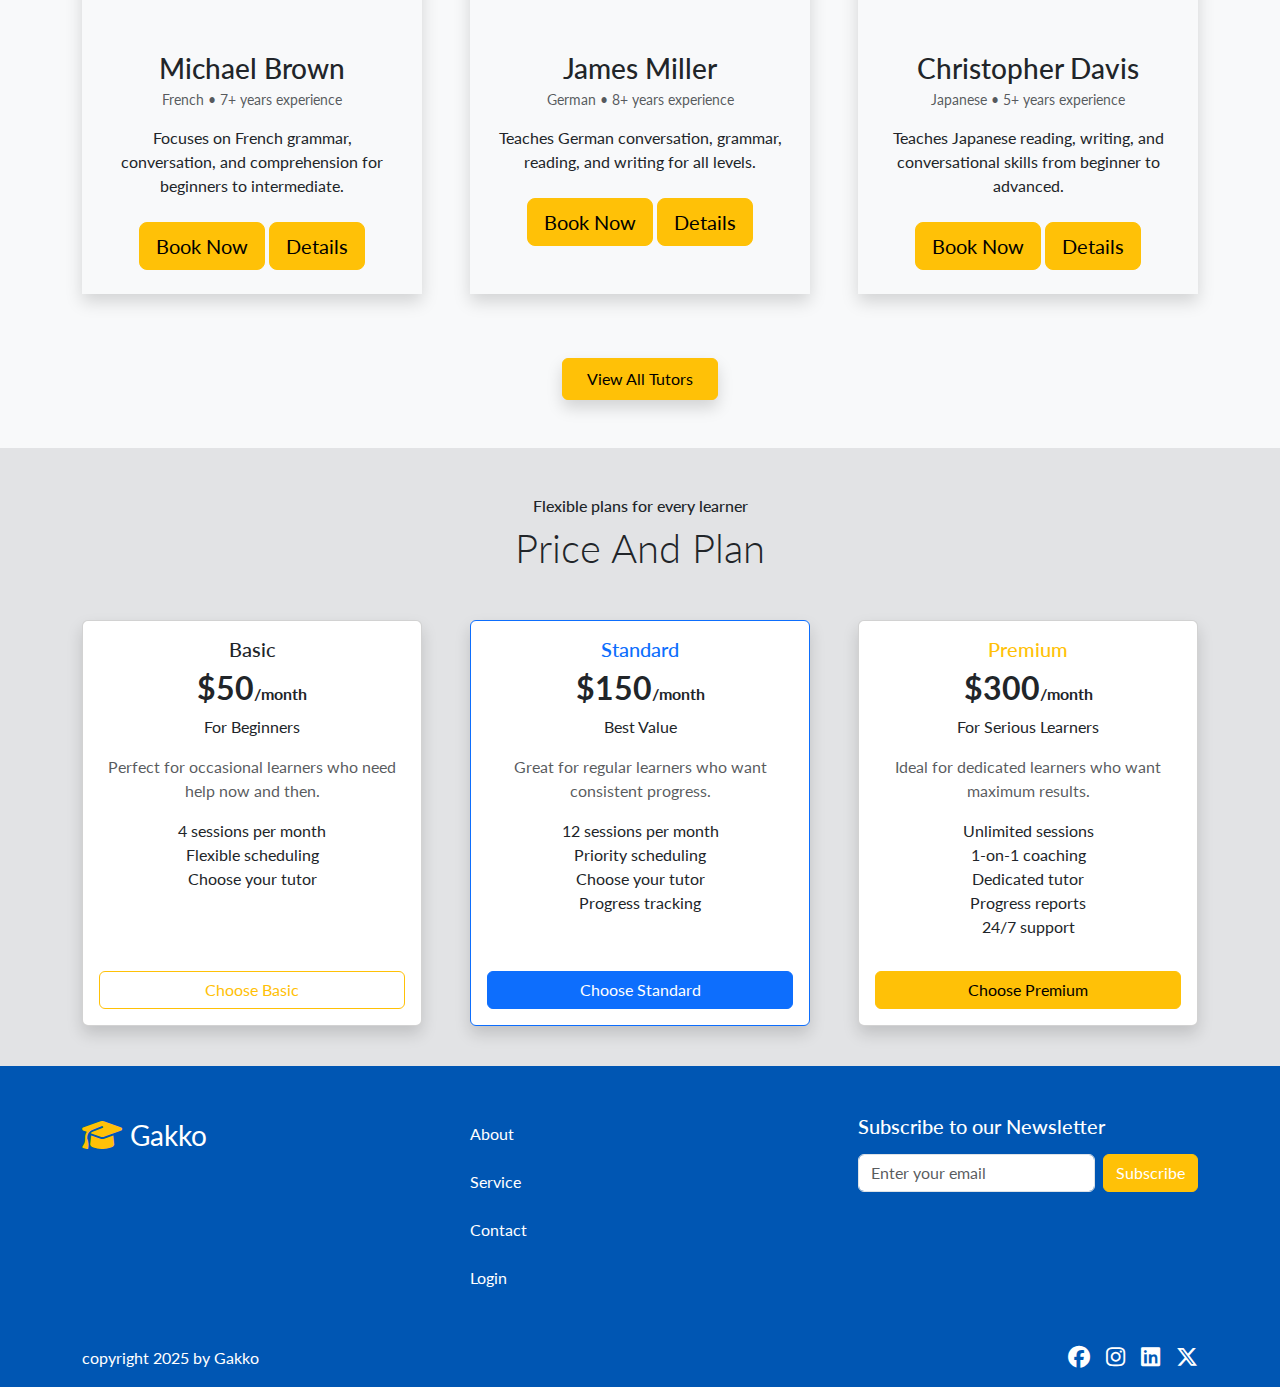
<file: portfolio5/tutor.html>
<!DOCTYPE html>
<html lang="en">

<head>
    <meta charset="UTF-8">
    <meta name="viewport" content="width=device-width, initial-scale=1.0">
    <!-- Font Awesome -->
    <link rel="stylesheet" href="https://cdnjs.cloudflare.com/ajax/libs/font-awesome/6.7.2/css/all.min.css"
        integrity="sha512-Evv84Mr4kqVGRNSgIGL/F/aIDqQb7xQ2vcrdIwxfjThSH8CSR7PBEakCr51Ck+w+/U6swU2Im1vVX0SVk9ABhg=="
        crossorigin="anonymous" referrerpolicy="no-referrer" />
    <!-- google font -->
    <link rel="preconnect" href="https://fonts.googleapis.com">
    <link rel="preconnect" href="https://fonts.gstatic.com" crossorigin>
    <link
        href="https://fonts.googleapis.com/css2?family=Lato:ital,wght@0,100;0,300;0,400;0,700;0,900;1,100;1,300;1,400;1,700;1,900&display=swap"
        rel="stylesheet">
    <!-- bootstrap 5.3 -->
    <link href="https://cdn.jsdelivr.net/npm/bootstrap@5.3.3/dist/css/bootstrap.min.css" rel="stylesheet"
        integrity="sha384-QWTKZyjpPEjISv5WaRU9OFeRpok6YctnYmDr5pNlyT2bRjXh0JMhjY6hW+ALEwIH" crossorigin="anonymous">
    <link rel="stylesheet" href="style.css">
    <title>Ryota Aoki </title>
</head>

<body>
    <header>
        <nav class="navbar fixed-top navbar-expand-lg navbar-dark bg-body-tertiary">
            <div class="container">
                <a class="navbar-brand text-capitalize text-white d-flex align-items-center gap-2 fs-3"
                    href="index.html"><i class="fa-solid fa-graduation-cap fs-2 text-warning"></i> gakko</a>
                <button class="navbar-toggler order-lg-2 border border-1 border-white" type="button"
                    data-bs-toggle="collapse" data-bs-target="#navbarSupportedContent"
                    aria-controls="navbarSupportedContent" aria-expanded="false" aria-label="Toggle navigation">
                    <span class="navbar-toggler-icon"></span>
                </button>
                <div class="collapse navbar-collapse" id="navbarSupportedContent">
                    <ul class="navbar-nav ms-auto d-flex">
                        <li class="nav-item">
                            <a class="nav-link active text-capitalize text-white" aria-current="page" href="#">about</a>
                        </li>
                        <li class="nav-item">
                            <a class="nav-link text-capitalize text-white" href="#">service</a>
                        </li>
                        <li class="nav-item">
                            <a class="nav-link text-capitalize text-white" href="#">contact</a>
                        </li>
                        <li class="nav-item px-lg-2 login-btn">
                            <a class="nav-link text-capitalize text-white" href="#">login</a>
                        </li>
                    </ul>

                </div>
            </div>
        </nav>
    </header>
    <main>
        <!-- hero-tutor -->
        <section class="tutor-hero d-flex justify-content align-items-center position-relative py-3 py-md-4 py-lg-5">
            <div class="filter position-absolute top-0 start-0 bg-black opacity-25 w-100 h-100"></div>
            <div class="container text-center position-relative text-white">
                <h1 class="display-3 text-capitalize fw-semibold">find your tutor</h1>
                <p class="fs-5 fw-light">Please enter the relevant information into the sections below.</p>
                <form class="row g-3 align-items-center justify-content-center">
                    <div class="col-12 col-md-6 col-lg-3">
                        <label class="visually-hidden" for="inlineFormInputGroupUsername">name of tutor</label>
                        <div class="input-group">
                            <input type="text" class="form-control" id="inlineFormInputGroupUsername"
                                placeholder="name of tutor">
                        </div>
                    </div>
                    <div class="col-12 col-md-6 col-lg-3">
                        <label class="visually-hidden" for="inlineFormSelectPref">Subjects</label>
                        <select class="form-select" id="inlineFormSelectPref">
                            <option selected>Subjects</option>
                            <option value="english">English</option>
                            <option value="french">French</option>
                            <option value="japanese">Japanese</option>
                            <option value="German">German</option>
                        </select>
                    </div>
                    <div class="col-12 col-lg-3">
                        <div class="form-check form-check-inline">
                            <input class="form-check-input" type="radio" name="inlineRadioOptions" id="inlineRadio1"
                                value="online">
                            <label class="form-check-label" for="inlineRadio1">Online</label>
                        </div>
                        <div class="form-check form-check-inline">
                            <input class="form-check-input" type="radio" name="inlineRadioOptions" id="inlineRadio2"
                                value="inPerson">
                            <label class="form-check-label" for="inlineRadio2">In Person</label>
                        </div>
                    </div>

                    <div class="col-12 col-md-6 col-lg-3 text-center">
                        <button type="submit" class="btn btn-primary w-50 tutor-btn">Submit</button>
                    </div>
                </form>
            </div>
        </section>
        <!-- tutor list -->
        <section class="list-tutor py-3 py-md-4 py-lg-5">
            <div class="container">
                <div class="tutor-header text-center">
                    <h6>Services for You</h6>
                    <h2 class="text-capitalize mb-4 mb-md-5 display-6 subtitle">list of our tutors</h2>
                </div>
                <!-- this is row -->
                <div class="row g-sm-2 g-md-4 g-lg-5">
                    <!-- card -->
                    <div class="tutor-card col-12 col-md-6 col-lg-4 mb-3">
                        <div class="shadow h-100 d-flex flex-column">
                            <div class="tutor-image flex-shrink-0"></div>
                            <div class="tutor-info text-center p-4 d-flex flex-column justify-content-start">
                                <div>
                                    <h3 class="text-capitalize mb-1">Emma Johnson</h3>
                                    <p class="text-muted small">English • 5+ years experience</p>
                                    <p class="">Specializes in English grammar and conversational skills for all levels.
                                    </p>
                                </div>
                                <div class="mt-2">
                                    <a href="#" class="btn btn-warning btn-lg text-capitalize">Book Now</a>
                                    <button type="button" class="btn btn-warning btn-lg" data-bs-toggle="modal"
                                        data-bs-target="#emmaModal">Details</button>
                                </div>
                            </div>
                        </div>
                    </div>
                    <div class="tutor-card col-12 col-md-6 col-lg-4 mb-3">
                        <div class="shadow h-100 d-flex flex-column">
                            <div class="tutor-image flex-shrink-0"></div>
                            <div class="tutor-info text-center p-4  d-flex flex-column justify-content-start">
                                <div>
                                    <h3 class="text-capitalize mb-1">Olivia Smith</h3>
                                    <p class="text-muted small">Spanish/ESL • 6+ years experience</p>
                                    <p>Improves fluency and grammar in Spanish and English as a second language.</p>
                                </div>
                                <div class="mt-2">
                                    <a href="#" class="btn btn-warning btn-lg text-capitalize">Book Now</a>
                                    <button type="button" class="btn btn-warning btn-lg" data-bs-toggle="modal"
                                        data-bs-target="#oliviaModal">Details</button>
                                </div>
                            </div>
                        </div>
                    </div>
                    <div class="tutor-card col-12 col-md-6 col-lg-4 mb-3">
                        <div class="shadow h-100 d-flex flex-column">
                            <div class="tutor-image flex-shrink-0"></div>
                            <div class="tutor-info text-center p-4  d-flex flex-column justify-content-start">
                                <div>
                                    <h3 class="text-capitalize mb-1">Daniel Williams</h3>
                                    <p class="text-muted small">English • 10+ years experience</p>
                                    <p>Teaches advanced English writing, speaking, and academic preparation.</p>
                                </div>
                                <div class="mt-2">
                                    <a href="#" class="btn btn-warning btn-lg text-capitalize">Book Now</a>
                                    <button type="button" class="btn btn-warning btn-lg" data-bs-toggle="modal"
                                        data-bs-target="#danielModal">Details</button>
                                </div>
                            </div>
                        </div>
                    </div>
                    <div class="tutor-card col-12 col-md-6 col-lg-4 mb-3">
                        <div class="shadow h-100 d-flex flex-column">
                            <div class="tutor-image flex-shrink-0"></div>
                            <div class="tutor-info text-center p-4 d-flex flex-column justify-content-start">
                                <div>
                                    <h3 class="text-capitalize mb-1">Michael Brown</h3>
                                    <p class="text-muted small">French • 7+ years experience</p>
                                    <p>Focuses on French grammar, conversation, and comprehension for beginners to
                                        intermediate.</p>
                                </div>
                                <div class="mt-2">
                                    <a href="#" class="btn btn-warning btn-lg text-capitalize">Book Now</a>
                                    <button type="button" class="btn btn-warning btn-lg" data-bs-toggle="modal"
                                        data-bs-target="#michealModal">Details</button>
                                </div>
                            </div>
                        </div>
                    </div>
                    <div class="tutor-card col-12 col-md-6 col-lg-4 mb-3">
                        <div class="shadow h-100 d-flex flex-column">
                            <div class="tutor-image flex-shrink-0"></div>
                            <div class="tutor-info text-center p-4 d-flex flex-column justify-content-start">
                                <div>
                                    <h3 class="text-capitalize mb-1">James Miller</h3>
                                    <p class="text-muted small">German • 8+ years experience</p>
                                    <p>Teaches German conversation, grammar, reading, and writing for all levels.</p>
                                </div>
                                <div class="mt-2">
                                    <a href="#" class="btn btn-warning btn-lg text-capitalize">Book Now</a>
                                    <button type="button" class="btn btn-warning btn-lg" data-bs-toggle="modal"
                                        data-bs-target="#jamesModal">Details</button>
                                </div>
                            </div>
                        </div>
                    </div>
                    <div class="tutor-card col-12 col-md-6 col-lg-4 mb-3">
                        <div class="shadow h-100 d-flex flex-column">
                            <div class="tutor-image flex-shrink-0"></div>
                            <div class="tutor-info text-center p-4 d-flex flex-column justify-content-start">
                                <div>
                                    <h3 class="text-capitalize mb-1">Christopher Davis</h3>
                                    <p class="text-muted small">Japanese • 5+ years experience</p>
                                    <p>Teaches Japanese reading, writing, and conversational skills from beginner to
                                        advanced.</p>
                                </div>
                                <div class="mt-2">
                                    <a href="#" class="btn btn-warning btn-lg text-capitalize">Book Now</a>
                                    <button type="button" class="btn btn-warning btn-lg" data-bs-toggle="modal"
                                        data-bs-target="#christopherModal">Details</button>
                                </div>
                            </div>
                        </div>
                    </div>
                </div>
                <!-- Modal for Emma Johnson -->
                <div class="modal fade" id="emmaModal" tabindex="-1" aria-labelledby="emmaModalLabel"
                    aria-hidden="true">
                    <div class="modal-dialog modal-xl">
                        <div class="modal-content">
                            <div class="modal-header">
                                <div class="w-100 text-center">
                                    <h1 class="modal-title fs-5" id="emmaModalLabel">Emma Johnson</h1>
                                </div>
                                <button type="button" class="btn-close" data-bs-dismiss="modal"
                                    aria-label="Close"></button>
                            </div>
                            <div class="modal-body">
                                <div class="row">
                                    <div class="tutor-image tutor-image-1 col-lg-6">
                                    </div>
                                    <div class="col-lg-6">
                                        <ul class="list-unstyled my-3">
                                            <li>🎓 BA in English Literature – University of London</li>
                                            <li>📜 TESOL Certified</li>
                                            <li>🌍 Specializes in Grammar & Conversational English</li>
                                        </ul>
                                        <p>Emma has over 5 years of experience teaching English to students of all ages.
                                            Her lessons are engaging, interactive, and tailored to each student's
                                            learning style.</p>
                                        <p class="fw-bold text-primary">Available: Mon - Fri, 9:00 AM - 6:00 PM</p>
                                        <p class="text-muted small">
                                            Subjects: English, Grammar, Conversation <br>
                                            Experience: 5+ years | Students taught: 200+
                                        </p>
                                    </div>
                                </div>
                            </div>
                            <div class="modal-footer justify-content-center">
                                <button type="button" class="btn btn-warning text-capitalize">Book Now</button>
                            </div>
                        </div>
                    </div>
                </div>
                <!-- Modal for Olivia Smith -->
                <div class="modal fade" id="oliviaModal" tabindex="-1" aria-labelledby="oliviaModalLabel"
                    aria-hidden="true">
                    <div class="modal-dialog modal-xl">
                        <div class="modal-content">
                            <div class="modal-header">
                                <div class="w-100 text-center">
                                    <h1 class="modal-title fs-5" id="oliviaModalLabel">Olivia Smith</h1>
                                </div>
                                <button type="button" class="btn-close" data-bs-dismiss="modal"
                                    aria-label="Close"></button>
                            </div>
                            <div class="modal-body">
                                <div class="row">
                                    <div class="tutor-image tutor-image-2 col-lg-6">
                                    </div>
                                    <div class="col-lg-6">
                                        <ul class="list-unstyled my-3">
                                            <li>🎓 BA in Spanish – University of Madrid</li>
                                            <li>📜 CELTA Certified</li>
                                            <li>🌍 Specializes in Conversational Spanish & ESL</li>
                                        </ul>
                                        <p>Olivia has 7+ years of experience helping students improve their Spanish and
                                            English. Her lessons focus on speaking and comprehension.</p>
                                        <p class="fw-bold text-primary">Available: Mon - Fri, 10:00 AM - 7:00 PM</p>
                                        <p class="text-muted small">
                                            Subjects: Spanish, ESL, Conversation <br>
                                            Experience: 7+ years | Students taught: 150+
                                        </p>
                                    </div>
                                </div>
                            </div>
                            <div class="modal-footer justify-content-center">
                                <button type="button" class="btn btn-warning text-capitalize">Book Now</button>
                            </div>
                        </div>
                    </div>
                </div>
                <!-- Modal for Daniel Williams -->
                <div class="modal fade" id="danielModal" tabindex="-1" aria-labelledby="danielModalLabel"
                    aria-hidden="true">
                    <div class="modal-dialog modal-xl">
                        <div class="modal-content">
                            <div class="modal-header">
                                <div class="w-100 text-center">
                                    <h1 class="modal-title fs-5" id="danielModalLabel">Daniel Williams</h1>
                                </div>
                                <button type="button" class="btn-close" data-bs-dismiss="modal"
                                    aria-label="Close"></button>
                            </div>
                            <div class="modal-body">
                                <div class="row">
                                    <div class="tutor-image tutor-image-3 col-lg-6">
                                    </div>
                                    <div class="col-lg-6">
                                        <ul class="list-unstyled my-3">
                                            <li>🎓 MA in English Literature – Cambridge University</li>
                                            <li>📜 Certified English Language Instructor</li>
                                            <li>🌍 Specializes in Academic Writing, Public Speaking & Exam Prep</li>
                                        </ul>
                                        <p>Daniel has 10+ years of teaching English. He helps students excel in academic
                                            writing, improve speaking fluency, and prepare for international exams.</p>
                                        <p class="fw-bold text-primary">Available: Mon - Sat, 8:00 AM - 5:00 PM</p>
                                        <p class="text-muted small">
                                            Subjects: English Writing, Speaking, Academic Prep <br>
                                            Experience: 10+ years | Students taught: 300+
                                        </p>
                                    </div>
                                </div>
                            </div>
                            <div class="modal-footer justify-content-center">
                                <button type="button" class="btn btn-warning text-capitalize">Book Now</button>
                            </div>
                        </div>
                    </div>
                </div>
                <!-- Modal for Micheal Brown -->
                <div class="modal fade" id="michealModal" tabindex="-1" aria-labelledby="michaelModalLabel"
                    aria-hidden="true">
                    <div class="modal-dialog modal-xl">
                        <div class="modal-content">
                            <div class="modal-header">
                                <div class="w-100 text-center">
                                    <h1 class="modal-title fs-5" id="michaelModalLabel">Micheal Brown</h1>
                                </div>
                                <button type="button" class="btn-close" data-bs-dismiss="modal"
                                    aria-label="Close"></button>
                            </div>
                            <div class="modal-body">
                                <div class="row">
                                    <div class="tutor-image tutor-image-4 col-lg-6">
                                    </div>
                                    <div class="col-lg-6">
                                        <ul class="list-unstyled my-3">
                                            <li>🎓 MA in French Linguistics – Sorbonne University</li>
                                            <li>📜 Certified French Language Instructor</li>
                                            <li>🌍 Specializes in Grammar, Conversation & Comprehension</li>
                                        </ul>
                                        <p>Michael has 7+ years of teaching French. He helps students build confidence
                                            in
                                            speaking, understand grammar deeply, and improve comprehension skills.</p>
                                        <p class="fw-bold text-primary">Available: Mon - Fri, 9:00 AM - 5:00 PM</p>
                                        <p class="text-muted small">
                                            Subjects: French Grammar, Conversation, Comprehension <br>
                                            Experience: 7+ years | Students taught: 150+
                                        </p>
                                    </div>
                                </div>
                            </div>
                            <div class="modal-footer justify-content-center">
                                <button type="button" class="btn btn-warning text-capitalize">Book Now</button>
                            </div>
                        </div>
                    </div>
                </div>
                <!-- Modal for James Miller -->
                <div class="modal fade" id="jamesModal" tabindex="-1" aria-labelledby="jamesModalLabel"
                    aria-hidden="true">
                    <div class="modal-dialog modal-xl">
                        <div class="modal-content">
                            <div class="modal-header">
                                <div class="w-100 text-center">
                                    <h1 class="modal-title fs-5" id="jamesModalLabel">James Miller</h1>
                                </div>
                                <button type="button" class="btn-close" data-bs-dismiss="modal"
                                    aria-label="Close"></button>
                            </div>
                            <div class="modal-body">
                                <div class="row">
                                    <div class="tutor-image tutor-image-5 col-lg-6">
                                    </div>
                                    <div class="col-lg-6">
                                        <ul class="list-unstyled my-3">
                                            <li>🎓 MA in German Linguistics – University of Berlin</li>
                                            <li>📜 Certified German Language Instructor</li>
                                            <li>🌍 Specializes in Conversation, Grammar, Reading & Writing</li>
                                        </ul>
                                        <p>James has 8+ years of teaching German to students worldwide. His classes
                                            focus on
                                            improving fluency, grammar accuracy, and cultural understanding through
                                            interactive lessons.</p>
                                        <p class="fw-bold text-primary">Available: Mon - Fri, 9:30 AM - 5:30 PM</p>
                                        <p class="text-muted small">
                                            Subjects: German Conversation, Grammar, Reading, Writing <br>
                                            Experience: 8+ years | Students taught: 200+
                                        </p>
                                    </div>
                                </div>
                            </div>
                            <div class="modal-footer justify-content-center">
                                <button type="button" class="btn btn-warning text-capitalize">Book Now</button>
                            </div>
                        </div>
                    </div>
                </div>
                <!-- Modal for Christopher Davis -->
                <div class="modal fade" id="christopherModal" tabindex="-1" aria-labelledby="christopherModalLabel"
                    aria-hidden="true">
                    <div class="modal-dialog modal-xl">
                        <div class="modal-content">
                            <div class="modal-header">
                                <div class="w-100 text-center">
                                    <h1 class="modal-title fs-5" id="christopherModalLabel">Christopher Davis</h1>
                                </div>
                                <button type="button" class="btn-close" data-bs-dismiss="modal"
                                    aria-label="Close"></button>
                            </div>
                            <div class="modal-body">
                                <div class="row">
                                    <div class="tutor-image tutor-image-6 col-lg-6">
                                    </div>
                                    <div class="col-lg-6">
                                        <ul class="list-unstyled my-3">
                                            <li>🎓 BA in Japanese Language & Literature – University of Tokyo</li>
                                            <li>📜 Certified Japanese Language Instructor</li>
                                            <li>🌍 Specializes in Japanese reading, writing & conversation</li>
                                        </ul>
                                        <p>Christopher has 5+ years of experience teaching Japanese to students from
                                            beginner to advanced.
                                            He focuses on improving language skills through practical conversation and
                                            cultural insights.</p>
                                        <p class="fw-bold text-primary">Available: Mon - Fri, 10:00 AM - 6:00 PM</p>
                                        <p class="text-muted small">
                                            Subjects: Japanese Reading, Writing, Conversation <br>
                                            Experience: 5+ years | Students taught: 100+
                                        </p>
                                    </div>
                                </div>
                            </div>
                            <div class="modal-footer justify-content-center">
                                <button type="button" class="btn btn-warning text-capitalize">Book Now</button>
                            </div>
                        </div>
                    </div>
                </div>
                <div class="text-center mt-2 mt-md-4 mt-lg-5">
                    <a href="#" class="btn btn-warning rounded px-4 py-2 text-capitalize shadow">view all
                        tutors</a>
                </div>
            </div>
        </section>
        <!-- Price and plan -->
        <section class="price-plan py-3 py-md-4 py-lg-5">
            <div class="container">
                <div class="price-plan-header text-center">
                    <h6>Flexible plans for every learner</h6>
                    <h2 class="text-capitalize mb-4 mb-md-5 display-6 subtitle">Price and Plan</h2>
                </div>

                <div class="row g-sm-2 g-md-4 g-lg-5 align-items-stretch">
                    <!-- Basic Plan -->
                    <div class="price-card col-12 col-md-6 col-lg-4 mb-3">
                        <div class="card shadow p-3 h-100 d-flex flex-column justify-content-between">
                            <div class="price text-center d-flex flex-column h-100 justify-content-between">
                                <div>
                                    <h5>Basic</h5>
                                    <h2 class="fw-bold">$50<span class="fs-6">/month</span></h2>
                                    <p class="text-capitalize">For beginners</p>
                                    <p class="text-muted">Perfect for occasional learners who need help now and then.
                                    </p>
                                    <ul class="list-unstyled mb-3">
                                        <li>4 sessions per month</li>
                                        <li>Flexible scheduling</li>
                                        <li>Choose your tutor</li>
                                    </ul>
                                </div>
                                <a href="#" class="btn btn-outline-warning text-capitalize mt-3">Choose Basic</a>
                            </div>
                        </div>
                    </div>
                    <!-- Standard Plan -->
                    <div class="price-card col-12 col-md-6 col-lg-4 mb-3">
                        <div class="card shadow p-3 border-primary h-100 d-flex flex-column justify-content-between">
                            <div class="price text-center d-flex flex-column h-100 justify-content-between">
                                <div>
                                    <h5 class="text-primary">Standard</h5>
                                    <h2 class="fw-bold">$150<span class="fs-6">/month</span></h2>
                                    <p class="text-capitalize">Best value</p>
                                    <p class="text-muted">Great for regular learners who want consistent progress.</p>
                                    <ul class="list-unstyled mb-3">
                                        <li>12 sessions per month</li>
                                        <li>Priority scheduling</li>
                                        <li>Choose your tutor</li>
                                        <li>Progress tracking</li>
                                    </ul>
                                </div>
                                <a href="#" class="btn btn-primary text-capitalize mt-3">Choose Standard</a>
                            </div>
                        </div>
                    </div>
                    <!-- Premium Plan -->
                    <div class="price-card col-12 col-md-6 col-lg-4 mb-3">
                        <div class="card shadow p-3 h-100 d-flex flex-column justify-content-between">
                            <div class="price text-center d-flex flex-column h-100 justify-content-between">
                                <div>
                                    <h5 class="text-warning">Premium</h5>
                                    <h2 class="fw-bold">$300<span class="fs-6">/month</span></h2>
                                    <p class="text-capitalize">For serious learners</p>
                                    <p class="text-muted">Ideal for dedicated learners who want maximum results.</p>
                                    <ul class="list-unstyled mb-3">
                                        <li>Unlimited sessions</li>
                                        <li>1-on-1 coaching</li>
                                        <li>Dedicated tutor</li>
                                        <li>Progress reports</li>
                                        <li>24/7 support</li>
                                    </ul>
                                </div>
                                <a href="#" class="btn btn-warning text-capitalize mt-3">Choose Premium</a>
                            </div>
                        </div>
                    </div>
                </div>
            </div>
        </section>
    </main>
    <footer class="mt-md-4">
        <div class="container">
            <div class="row g-2 g-md-4 g-lg-5">
                <div class="col-12 col-md-4 text-center text-md-start">
                    <a class="navbar-brand text-capitalize text-white d-flex align-items-center justify-content-center justify-content-md-start gap-2 fs-3"
                        href="#"><i class="fa-solid fa-graduation-cap fs-2 text-warning"></i>gakko</a>
                </div>
                <div class="col-12  col-md-4">
                    <ul
                        class="navbar-nav ms-auto mb-lg-0 d-flex flex-row flex-md-column gap-2 justify-content-center justify-content-md-start">
                        <li class="nav-item">
                            <a class="nav-link active text-capitalize text-white" aria-current="page" href="#">about</a>
                        </li>
                        <li class="nav-item">
                            <a class="nav-link text-capitalize text-white" href="#">service</a>
                        </li>
                        <li class="nav-item">
                            <a class="nav-link text-capitalize text-white" href="#">contact</a>
                        </li>
                        <li class="nav-item">
                            <a class="nav-link text-capitalize text-white" href="#">login</a>
                        </li>
                    </ul>
                </div>
                <div class="col-12 col-md-4 mb-md-3">
                    <h5 class="text-white text-center text-md-start">Subscribe to our Newsletter</h5>
                    <form action="/" method="post" class="d-flex flex-column flex-sm-row gap-1 gap-md-2 mt-3">
                        <input type="email" class="form-control" placeholder="Enter your email" required>
                        <button type="submit" class="btn btn-warning text-white">Subscribe</button>
                    </form>
                </div>
                <div class="col-12 col-md-6 mb-2 mb-md-3 text-white text-center text-md-start">
                    copyright 2025 by Gakko
                </div>
                <div
                    class="col-12 col-md-6 mb-3 text-center text-md-start d-flex justify-content-center justify-content-md-end gap-3">
                    <a href="/"> <i class="fa-brands fa-facebook"></i></a>
                    <a href="/"><i class="fa-brands fa-instagram"></i></a>
                    <a href="/"><i class="fa-brands fa-linkedin"></i></a>
                    <a href="/"><i class="fa-brands fa-x-twitter"></i></a>
                </div>
            </div>
        </div>
    </footer>
    <!-- bootsttrap 5.3 js -->
    <script src="https://cdn.jsdelivr.net/npm/bootstrap@5.3.3/dist/js/bootstrap.bundle.min.js"
        integrity="sha384-YvpcrYf0tY3lHB60NNkmXc5s9fDVZLESaAA55NDzOxhy9GkcIdslK1eN7N6jIeHz" crossorigin="anonymous">
    </script>
</body>
</html>
</file>
<file: portfolio1/style.css>
/* 
font  
font-family: "Roboto", sans-serif;

color 
.page-header footer #696969;
h4, .nav-menu a:hover #93CDFF
.about-info p, .about-info a #878787
.book-btn, .more-btn, .play-btn i, a #86C3FF
.filter, .popup-overlay-video, .popup-overlay-map rgba(0, 0, 0, 30%);
.menu-holder rgba(0, 0, 0, 70%);
 */

/* Gobal */
*{
    margin: 0;
    padding: 0;
    box-sizing: border-box;
}

body{
    font-family: "Roboto", sans-serif;
}

body.popup-is-open{
    height: 100%;
    overflow-y: hidden;
    margin-right: 15px;
}

main{
    padding-top: 80px;
}

section{
    padding: 100px 0px;
}

h1{
    font-size: 100px;
    font-weight: 300;
    text-transform: capitalize;
}

h2{
    font-size: 47px;
    font-weight: 400;
}

h3{
    font-weight: 300;
    font-size: 22px;
}

h4{
    text-transform: capitalize;
    color: #93CDFF;
    font-weight: 400;
}

p{
    font-size: 16px;
}

ul{
    list-style: none;
}

a{
    text-decoration: none;
    text-transform: capitalize;
    color: #fff;
}

.container{
    max-width: 1000px;
    margin: 0 auto;
    width: 90%;
}

.filter{
    width: 100%;
    height: 100%;
    background-color: rgba(0, 0, 0, 30%);
    position: absolute;
    top: 0;
    left: 0;
}

/* popup */

.popup-overlay-video{
    position: fixed;
    top: 0;
    left: 0;
    background-color: rgba(0, 0, 0, 30%);
    width: 100vw;
    height: 100vh;
    display: none;
    z-index: 3;
}
.popup-overlay-map{
    position: fixed;
    top: 0;
    left: 0;
    background-color: rgba(0, 0, 0, 30%);
    width: 100vw;
    height: 100vh;
    display: none;
    z-index: 3;
}

.popup-content{
    background-color: #fff;
    padding: 30px 20px;
    max-width: 700px;
    width: 80%;
    position: absolute;
    top: 50%;
    left: 50%;
    transform: translate(-50%, -50%);
    overflow-y: auto;
    max-height: 78vh;
    text-align: center;
}

.close-btn{
    font-size: 30px;
    position: absolute;
    top: 80px;
    right: 43px;
    cursor: pointer;
    border: none;
    color: #fff;
    background-color: rgba(0, 0, 0, 0);
}
.popup-content h2{
    text-transform: capitalize;
}

.popup-content p{
    margin: 20px 0px;
}

.popup-content iframe{
    width: 100%;
    aspect-ratio: 16 / 9;
}

footer{
    text-align: center;
    padding: 20px 0px;
    color: #fff;
    background-color: #696969;
}
/* header */

.page-header{
    background-color: #696969;
    position: fixed;
    top: 0;
    left: 0;
    z-index: 2;
    width: 100vw;

}

.header-flex{
    height: 80px;
    display: flex;
    justify-content: space-between;
    align-items: center;
}

.logo{
    max-width: 200px;
    font-size: 35px;
}

.logo i{
    color: #86C3FF;
}

.burger{
    display: none;
    font-size: 30px;
    color: #fff;
}

.nav-menu{
    display: flex;
    gap: 20px;
}

.nav-menu a{
    font-size: 20px;
    transition: .6s;
}

.nav-menu a:hover{
    color: #93CDFF;
}

/* banner */

.banner{
    background-image: url("https://archive.org/download/resort_bar_ocean-wallpaper-1920x1080/resort_bar_ocean-wallpaper-1920x1080.jpg");
    background-position: center;
    background-size: cover;
    min-height: calc(100vh - 80px);
    display: flex;
    justify-content: center;
    align-items: center;
    text-align: center;
    color: #fff;
    padding: 40px 0;
    position: relative;
}

.banner .container{
    position: relative;
}

/* about */

.about-flex{
    display: flex;
    gap: 20px;
    align-items: center;
}

.about-info{
    width: 45%;
}

.about-info h2{
    margin: 20px 0px;
}

.about-info p{
    color: #878787;
    line-height: 1.6;
    font-weight: 400;
    margin-bottom: 45px;
}

.about-info a{
    border-bottom: solid #878787;
    color: #878787;
}

.about-flex-image{
    width: 55%;
    display: flex;
    gap: 10px; 
    justify-content: flex-start;
    height: 400px;
}

.about-image-1{
    width: 50%;
    background-image: url("https://images.pexels.com/photos/338504/pexels-photo-338504.jpeg?cs=srgb&dl=pexels-thorsten-technoman-109353-338504.jpg&fm=jpg");
    background-position: center;
    background-size: cover;
    height: 350px;
}

.about-image-2{
    width: 50%;
    background-image: url("https://vj-prod-website-cms.s3.ap-southeast-1.amazonaws.com/d1-1715829836350.jpg");
    background-position: center;
    background-size: cover;
    align-self: flex-end;
    height: 350px;
}

/* place */

.section-header{
    text-align: center;
    margin-bottom: 80px;
}

.section-header h2{
    margin-top: 20px;
    text-transform: capitalize;
}

.place-grid{
    display: grid;
    grid-template-columns: repeat(3, 1fr);
    grid-gap: 30px;
}
/* slider animation */

.card-image{
    position: relative;
    cursor: pointer;
    overflow: hidden;
}

.extra-info{
    background-color: rgba(0, 0, 0, 30%);
	padding: 20px;
	text-align: center;
	position: absolute;
	top: 0;
	left: 0;
	width: 100%;
	height: 100%;
	opacity: 0;
	visibility: hidden;
	transition: 1s;
    display: flex;
    justify-content: center;
    align-items: center;
    flex-direction: column;
    color: #fff;
}

.more-btn{
    margin-top: 20px;
    display: inline-block;
    padding: 10px 17px;
    background-color: #fff;
    color: #86C3FF;
    border-radius: 9px;
    transition: .4s;
    cursor: pointer;
}

.more-btn:hover{
    background-color: #86C3FF;
    color: #fff
}

.card-image:hover .extra-info{
    opacity: 1;
	visibility: visible;

}

.card:nth-of-type(1) .card-image{
    background-image: url("https://png.pngtree.com/thumb_back/fw800/background/20230929/pngtree-bora-bora-resort-hd-wallpaper-image_13308159.jpg");
    background-position: center;
    background-size: cover;
    height: 280px;
}

.card:nth-of-type(2) .card-image{
    background-image: url("https://www.elyon.co.in/wp-content/uploads/2014/04/download-beach-resort-background-images-hd-wallpaper-of-beach-nature-picture-beach-resorts-hd-wallpaper.jpg");
    background-position: center;
    background-size: cover;
    height: 280px;
}

.card:nth-of-type(3) .card-image{
    background-image: url("https://images.unsplash.com/photo-1697179177120-904f2997e1fd?q=80&w=2070&auto=format&fit=crop&ixlib=rb-4.1.0&ixid=M3wxMjA3fDB8MHxwaG90by1wYWdlfHx8fGVufDB8fHx8fA%3D%3D");
    background-position: center;
    background-size: cover;
    height: 280px;
}

.card-info{
    padding-top: 25px;
}

.book-btn{
    display: inline-block;
    width: 100%;
    margin-top: 10px;
    text-align: center;
    border: 1px solid #86C3FF;
    padding: 10px 20px;
    color: #86C3FF;
}

/* cta-video */

.cta-video{
    background-image: url("https://images.unsplash.com/photo-1697179235212-00f4cf7805d9?q=80&w=2070&auto=format&fit=crop&ixlib=rb-4.1.0&ixid=M3wxMjA3fDB8MHxwaG90by1wYWdlfHx8fGVufDB8fHx8fA%3D%3D");
    background-position: center;
    background-size: cover;
    min-height: calc(90vh - 59px);
    display: flex;
    justify-content: center;
    align-items: center;
    text-align: center;
    color: #fff;
    padding: 40px 0;
    overflow: hidden;
    position: relative;
}

.cta-video .container{
    max-width: 600px;
    position: relative;
}

.cta-video h4{
    color: #fff;
}

.cta-video h2{
    margin: 28px 0px;
}

.play-btn{
    background-color: #fff;
    width: 55px;
    height: 55px;
    border-radius: 50%;
    display: inline-flex;
    justify-content: center;
    align-items: center;
}

.play-btn i{
    font-size: 15px;
    color: #86C3FF;
}

/* laptop */

@media only screen and (max-width: 992px) {

    /* golbal */

    section{
        padding: 70px 0px;
    }
    
    h1{
        font-size: 93px;
    }

    /* popup */

    .close-btn{
        top: 80px;
        right: 47px;
    }

    /* banner */

    .banner{
        min-height: 85vh;
   }

    /* cta-video */
    .cta-video{
        min-height: calc(85vh - 59px);
    }

}

/* tablet */

@media only screen and (max-width: 768px) {

   /* global */

    section{
        padding: 50px 0px;
    }

    h1{
        font-size: 71px;
    }

    h3{
        font-size: 20px;
    }

    /* popup */
    
    .popup-content h2{
        font-size: 41px;
    }

    .popup-content p{
        line-height: 1.4;
    }

    .close-btn{
        top: 80px;
        right: 37px;
    }
 
    /* banner */

    .banner{
        min-height: 70vh;
    }

    /* about */

    .about-flex{
        flex-direction: column;
        gap: 30px;
    }

    .about-info{
        width: 100%;
        text-align: center;
    }

    .about-info h2{
        margin: 15px 0px;
        font-size: 41px;
    }

    .about-info p{
        line-height: 1.4;
        margin-bottom: 15px;
    }

    .about-flex-image{
        width: 100%;
        gap: 8px; 
        height: auto;
    }

    .about-image-1{
        height: 300px;
    }

    .about-image-2{ 
        height: 300px;
    }

    /* place */

    .section-header{
        margin-bottom: 45px;
    }

    .section-header h2 {
        margin-top: 15px;
        font-size: 41px;
    }

    .place-grid{
        grid-template-columns: repeat(2, 1fr);
        grid-gap: 20px;
    }
    
    .card:nth-of-type(1) .card-image{
        height: 270px;
    }
    
    .card:nth-of-type(2) .card-image{
        height: 270px;
    }
    
    .card:nth-of-type(3) .card-image{
        height: 270px;
    }

    .card-info{
        padding-top: 20px;
        text-align: center;
    }

    /* cta-video */

    .cta-video{
        min-height: calc(70vh - 59px);
    }

    .cta-video .container{
        max-width: 500px;
    }

    .cta-video h2{
        font-size: 44px;
    }

    .cta-video h2{
        margin: 24px 0px;
    }

}

/* phone */

@media only screen and (max-width: 576px) {

    /* global */

    section{
        padding: 35px 0px;
    }

    h1{
        font-size: 64px;
        line-height: 1;
    }

    h3{
        font-size: 18px;
    }

    /* popup */

    .popup-content h2{
        font-size: 34px;
    }

    .close-btn{
        top: 80px;
        right: 23px;
    }

    /* page header */

    .menu-holder{
        display: none;
    }

    .burger{
        display: block;
        position: relative;
    }
  
    .menu-holder{
        position: absolute;
        top: 100%;
        left: 0;
        height: 100vh;
        width: 100vw;
        text-align: center;
        background-color: rgba(0, 0, 0, 70%);
    }

    .nav-menu{
        flex-direction: column;
        width: 100vw;
        position: absolute;
        top: 50%;
        left: 50%;
        transform: translate(-50%, -50%);
    }

    /* banner */

    .banner{
        min-height: 63vh;
    }

    /* about */

    .about-flex{
        flex-direction: column;
        gap: 28px;
    }

    .about-info h2{
        margin: 12px 0px;
        font-size: 34px;
    }

    .about-info p{
        margin-bottom: 13px;
    }

    .about-flex-image{
        gap: 8px; 
        flex-wrap: wrap; 
    }

    .about-image-1{
        width: 100%;
        height: 250px;
    }

    .about-image-2{ 
        width: 100%;
        height: 250px;
    }

    /* place */

    .section-header{
        margin-bottom: 40px;
    }

    .section-header h2 {
        margin-top: 12px;
        font-size: 34px;
    }
    .place-grid{
        grid-template-columns: repeat(1, 1fr);
        grid-gap: 17px;
    }
    .card:nth-of-type(1) .card-image{
        height: 250px;
    }
    
    .card:nth-of-type(2) .card-image{
        height: 250px;
    }
    
    .card:nth-of-type(3) .card-image{
        height: 250px;
    }

    .card-info{
        padding-top: 15px;
    }

    /* cta-video */

    .cta-video{
        min-height: calc(60vh - 59px);
    }
    
    .cta-video .container{
        max-width: 400px;  
    }
    
    .cta-video h2{
        font-size: 40px;
    }
    
    .cta-video h2{
        margin: 20px 0px;
    }
    
}

@media only screen and (min-width: 577px){
	
	.menu-holder{
		display: block !important;
	}

}
</file>
<file: portfolio2/style.css>
/*
color
a:hover, burger color: #FF6663;
footer, page header,gallery #f0ffff;
banner background color #7979795c;
btn:hover #ABF355;
about #f0f8ff;
logo, hr  i #FECC2F;
fixed-btn #010050
service #a5a5a562;
gallery p, service p, section-header para #6c6c6c;

font 
h1 font-family: "Monoton", serif;
body font-family: "Lato", serif;
 */

 /* global */
 
*{
    padding: 0;
    margin: 0;
    box-sizing: border-box;
}

body{
    font-family: "Lato", serif;
}

/* unable to scroll */
body.popup-is-open{
    height: 100%;
    overflow-y: hidden;
    margin-right: 15px;
}

section{
    padding: 80px 0px;
}

a{
    text-decoration: none;
    text-transform: capitalize;
    color: #000;
}

a:hover{
    color: #FF6663;
}

h1{
    font-size: 60px;
    font-family: "Monoton", serif;
    color: #fff;
}

h2{
    text-transform: capitalize;
}

h3{
    text-transform: capitalize;
}

h4{
    text-transform: capitalize;
}

p{
    font-size: 20px;
}

/* footer */

footer{ 
    padding: 30px 0px;
    text-align: center;
    background-color: #f0ffff;
}

footer p{
    font-size: 14px;
}
.container{
    max-width: 900px;
    margin: 0 auto;
    width: 90%;
}

/* fixed button */

.fixed-btn{
    width: 70px;
    height: 70px;
    background-color: #010050;
    color: #FECC2F;
    border-radius: 50%;
    display: flex;
    justify-content: center;
    align-items: center;
    position: fixed;
    bottom: 80px;
    right: 50px;
    cursor: grab;
    font-size: 25px;
    transition: 0.6s;
    z-index: 1;
    display: none;
    
}

.fixed-btn:hover{
    opacity: 60%;
}

.fixed-btn i{
    position: absolute;
	top: 50%;
	left: 50%;
    transform: translate(-50%,-50%) rotate(270deg);
}

/* popup */

.popup-background{
    position: fixed;
    top: 0;
    left: 0;
    width: 100vw;
    height: 100vh;
    background-color: rgba(0,0,0,0.60);
    display: none;
    z-index: 3;
    
}

.popup-content{
    background-color: #f0ffff;
    padding: 50px;
    width: 80%;
    max-width: 800px;
    position: absolute;
    top: 50%;
    left: 50%;
    transform: translate(-50%, -50%);
    overflow-y: auto;
    max-height: 80vh; 
    text-align: center;
}

.popup-content h3{
    font-size: 28px;
    margin-bottom: 10px;
    color: #FECC2F;;
}

.popup-content p{
    margin-bottom: 15px;
    font-size: 16px;
}


.popup-content iframe{
    width: 100%;
    aspect-ratio: 16 / 9;
}

/* close-btn */
.close-btn{
    background-color: rgba(0,0,0,0.0);
    font-size: 50px;
    color: #fff;
    position: absolute;
    right: 40px;
    top: 30px;
    cursor: pointer;
    border: none;
}

.section-header{
    text-align: center;
    max-width: 500px;
    margin: 0px auto 55px auto;
    
}

.section-header-title{
    font-size: 40px;
    margin-bottom: 10px;
    letter-spacing: 1px;
}

.section-header-para{
    font-size: 15px;
    letter-spacing: 1px;
    line-height: 1.8;
    color: #6c6c6c;
}

.card{
    background-color: #fff;
    border-radius: 2px;
    box-shadow: 0px 0px 5px 0px rgba(0,0,0,0.10);
    /* NEW */
    /* new hide the over flow */
    overflow: hidden;
}

/* header */

.page-header{
    background-color: #f0ffff;
}

.header-flex{
    display: flex;
    justify-content: space-between;
    height: 75px;
    align-items: center;
}

.logo{
    font-size: 20px;
    text-transform: capitalize;
}

.logo i{
    margin-right: 5px;
    color: #FECC2F;
    
}
.burger{
    font-size: 30px;
    display: none;
    color: #FF6663;
}

.menu-list{
    display: flex;
    gap:40px;
    list-style: none;
}

/* banner */

.banner{
    padding: 255px 0px;
    background-image: url(https://images.squarespace-cdn.com/content/v1/52d5fe5fe4b02172cca9d9b2/1591453008839-78PLCZBT9CIBP9NSO68X/fddccf_e5e67a3822aa4d1082174928d94544e5_mv2.gif?format=2500w);
    background-position: center;
    background-size: cover;
    background-color: #7979795c;
    background-blend-mode: multiply;
    text-align: center;
    color: #fff;
}

.banner h1{
    font-size: 45px;
    letter-spacing: 1px;
    text-transform: capitalize;
}

.banner p{
    line-height: 1.4;
    letter-spacing: 1px;
    margin-bottom: 15px;
}

.btn{
    padding: 15px 35px;
    border-radius: 7px;
    font-size: 17px;
    text-transform: capitalize;
    transition: 0.5s;
    background-color: #fff;
    background-color: #FF6663;
    display: inline-block;
}

.btn:hover{
    background-color: #ABF355;
    color: #fff;
}

/* gallery */

.gallery{
    background-color: #F0FFFF;
    text-align: center;
    padding: 120px 0px;
}

.gallery-grid{
    display: grid;
    grid-template-columns: repeat(3, 1fr);
    grid-gap: 35px;
    margin-bottom: 55px;
}

.gallery-image{
    background-image: url(https://media3.giphy.com/media/9Dvjn0wRJwavNemQBS/giphy.gif?cid=6c09b952hnxx3gqybyh5gpni8o9p1gsrwt0u2gq0ydkyt8fk&ep=v1_gifs_search&rid=giphy.gif&ct=g);
    background-position: center;
    background-size: cover;
    height: 200px;
    display: flex;
    justify-content: flex-start;
    align-items: flex-start;
    padding: 20px;
}

/* .gallery-price{
    padding: 15px;
} */

/* NEW  price tag correct way*/ 

/* .gallery-image{
   padding: 14px;
} */

.gallery-card:nth-of-type(1) .gallery-price{
   padding: 0px;
   text-align: left;
}

.gallery-price span {
    padding: 8px 14px;
    background-color: #FECC2F; 
    border-radius: 20px; 
    font-size: 16px; 
    display: inline-block;
    
}

/* -------------------------- */

/* wrong because when the font gett increase the layoput will break */
.gallery-price p {
    /* this is wrong! */
    width: 68px; 
    padding: 5px;
    background-color: #FECC2F; 
    border-radius: 20px; 
    font-size: 16px; 
    
}

.gallery-card:nth-of-type(2) .gallery-image{
    background-image: url(https://i.gifer.com/embedded/download/4Bsa.gif);
}

.gallery-card:nth-of-type(3) .gallery-image{
    background-image: url(https://media1.giphy.com/media/5xtDarpRwjxoi8MoCzK/200w.gif?cid=82a1493bv9te08nwul5ueljyz206om019iguobdbah2k5q4g&ep=v1_gifs_related&rid=200w.gif&ct=g);
}

.gallery-card:nth-of-type(4) .gallery-image{
    background-image: url(https://media1.giphy.com/media/JSjVUhKot7GfyP5cUZ/giphy.gif?cid=6c09b9520yb8dd8eyxd9wd7nd5xtvbxp54vl1nz6pwgcvxyi&ep=v1_internal_gif_by_id&rid=giphy.gif&ct=g);
}

.gallery-card:nth-of-type(5) .gallery-image{
    background-image: url(https://cdn.dribbble.com/users/729829/screenshots/2712522/galshir.gif);
}

.gallery-card:nth-of-type(6) .gallery-image{
    background-image: url(https://i.pinimg.com/originals/47/32/3f/47323f3814100312de9fd64b48d0cef5.gif);
}

.gallery-text{
    /* padding: 15px; */
    text-align: left;
    padding: 20px 15px 30px;
}

.gallery-text h4{
    font-size: 20px;
    margin: 10px 0px;
}

.gallery-text p{
    font-size: 14px;
    letter-spacing: 1px;
    margin-bottom: 10px;
    color: #6c6c6c;
}

/* service */

.service{
    background-color: #ffffff;
    padding-top: 0px;
}

.service-bg-image{
    background-image: url(https://i.gifer.com/F3ZI.gif);
    background-position: center;
    background-size: cover;
    background-color: #a5a5a562;
    background-blend-mode: overlay;
    padding: 90px 0px;
    margin-bottom: 70px;
}

.service .section-header{
    margin-bottom: 0px;
} 

.service-grid{
    display: grid;
    grid-template-columns: repeat(3, 1fr);
    grid-gap: 35px;
}

.service-grid .card{
    box-shadow: none;
}

.card img{
    max-width: 100%;
    display: block;
    height: 60px;
    margin: 40px auto 0px;
}

.service-text{
    padding: 15px;
    text-align: center;
}

.service-text h4{
    font-size: 20px;
    margin-bottom: 10px;
}

.service-text p{
    font-size: 14px;
    letter-spacing: 1px;
    margin-bottom: 10px;
    color: #6c6c6c;
}

/* laptop */

@media only screen and (max-width: 992px) {

    /* banner */

    .banner h1{
        font-size: 34px;
    } 

    .banner p{
        font-size: 18px;
    }

    .section-header-title {
        font-size: 33px;
    }    

    .about-text h3 {
        font-size: 29px;
    }    

    .about-text hr {
        max-width: 282px;
    }

    /* gallery */

    .gallery{
        padding: 80px 0px;
    }
}

/* tablet */

@media only screen and (max-width: 768px) {

    /* global */
    
    section{
        padding: 50px 0px;
    }

    /* banner */

    .banner{
        padding: 120px 0px;
    }

    .banner h1{
        font-size: 32px;
    }
  
    .banner p{
        font-size: 16px;
    }

    .section-header-title{
        font-size: 31px;
    }
    
     /* gallery */

     .gallery{
        padding: 50px 0px;
     }

     .gallery-grid{
        grid-template-columns: repeat(2, 1fr);
        grid-gap: 30px;
    }
    
    .gallery-text p{
        font-size: 17px;
    }

    /* service */

    .service-bg-image {
        padding: 60px 0px;
        margin-bottom: 50px;
    }

    .service-grid{
        grid-template-columns: repeat(1, 1fr);
        grid-gap: 30px;
    }

    .service-grid .card{
        box-shadow: 0px 0px 5px 0px rgba(0,0,0,0.10);
    }

    .service-text p{
        font-size: 17px;
    }    
}

/* phone */

@media only screen and (max-width: 576px) {
    
    /* gobal */ 

    section{
        padding: 40px 0px;
    }

    /* nav bar */

    .burger{
        display: block;
    }

    .page-header{
        position: relative;
    }

    .menu-holder{
        display: none;
        background-color: #fff;
        position: absolute;
        top: 100%;
        width: 100%;
        right: 0;
        padding: 20px 40px;
        text-align: center;
        
        
    }

    .menu-list{
        /* this isquestion becaause it works on responsice but it doesnt displaay on full screen */
        /* flex-direction: column;
        gap: 20px; */
        display: block;
    }

    .menu-list li{
        margin-bottom: 20px;
    }

    .menu-list li:nth-of-type(5){
        margin-bottom: 0px;
    }

    .menu-list a:hover{
        background-color: #010050;
        color: #fff;
    }


    /* banner */

    .banner{
        padding: 100px 0px;
    }

    .banner h1{
        font-size: 29px;
    }

    .banner p{
        font-size: 15px;
    }

    .section-header{
        margin-bottom: 40px;
    }

    .section-header-title{
        font-size: 27px;
    }
    
     /* gallery */

     .gallery{
        padding: 40px 0px;
     }

     .gallery-grid{
        grid-template-columns: repeat(1, 1fr);
        grid-gap: 20px;
    }

    /* service */

    .service-bg-image {
        margin-bottom: 45px;
    }
   
    .service-grid{
        grid-gap: 20px;
    }
}
</file>
<file: portfolio5/style.css>
/* color */
/* #0056b3 #E2E3E5 #ffc107 #f8f9fa #212529 */
/* font */
/* font-family: "Lato", sans-serif; */

/* less than 576px */
/* global */

body {
  font-family: "Lato", sans-serif !important;
  background-color: #f8f9fa;
}

footer i, header i {
  font-size: 22px;
  color: #fff;
}

.navbar {
  background-color: #0056b3 !important;
}

.nav-link:hover{
  color: #ffc107 !important;
}

footer {
  background-color: #0056b3;
}

main {
  padding-top: 56px;
}

/* animation */

.fa-sort {
    font-size: 30px;
    animation: 1.5s updown infinite alternate;
    position: absolute;
    bottom: 20px;
    left: 50%;
    transform: translateX(-50%) translateY(0);
}

@keyframes updown {
    0% {
        transform: translateX(-50%) translateY(0);
    }

    100% {
        transform: translateX(-50%) translateY(-10px);
    }
}

/* hero */
.hero {
  background-image: url(https://images.unsplash.com/photo-1653276071161-379c70560951?q=80&w=1740&auto=format&fit=crop&ixlib=rb-4.1.0&ixid=M3wxMjA3fDB8MHxwaG90by1wYWdlfHx8fGVufDB8fHx8fA%3D%3D);
  background-position: center;
  background-size: cover;
  min-height: calc(58vh - 56px); 
}

.hero p {
  font-size: 17px;
}

/* about */
.about {
  background-color: #E2E3E5;
}

.about-image {
  background-image: url(https://images.unsplash.com/photo-1573496799652-408c2ac9fe98?q=80&w=1738&auto=format&fit=crop&ixlib=rb-4.1.0&ixid=M3wxMjA3fDB8MHxwaG90by1wYWdlfHx8fGVufDB8fHx8fA%3D%3D);
  background-position: center;
  background-size: cover;
  height: 250px; 
}

.about-info p {
  font-size: 18px !important;
}

/* service */
.service-image {
  background-position: center;
  background-size: cover;
  height: 200px; 
}

.service-card:nth-child(1) .service-image {
  background-image: url(https://clubztutoring.com/wp-content/uploads/2024/01/One-on-One-Tutoring.jpg);
}
.service-card:nth-child(2) .service-image {
  background-image: url(https://eccles.utah.edu/wp-content/uploads/2015/04/Study-Group-web.jpeg);
}
.service-card:nth-child(3) .service-image {
  background-image: url(https://images.pexels.com/photos/4778611/pexels-photo-4778611.jpeg?cs=srgb&dl=pexels-cottonbro-4778611.jpg&fm=jpg);
}
.service-card:nth-child(4) .service-image {
  background-image: url(https://www.amacad.org/sites/default/files/media/images/iStock-478438526.jpg);
}
.service-card:nth-child(5) .service-image {
  background-image: url(https://media.istockphoto.com/id/1006545730/photo/mother-helping-son-with-homework-sitting-at-desk-in-bedroom.jpg?s=612x612&w=0&k=20&c=tmEoLAjOdLFVr9pxAWvayZfAB1xKFu8ntSTrrJ3hf3w=);
}
.service-card:nth-child(6) .service-image {
  background-image: url(https://mns.edu.eg/wp-content/uploads/2024/01/medium-shot-teen-portrait-with-graduation-cap-scaled.webp);
}

/* FAQ */
.accordion-button:not(.collapsed) {
  background-color: #ffcc00;
  color: #000;
}

.accordion-button:focus {
  box-shadow: 0 0 0 0.25rem rgba(255, 204, 0, 0.5);
  border-color: #ffcc00;
}

.accordion-button:hover {
  background-color: #ffd633;
  color: #000;
}

/* sucbscribe */
.subscribe {
  background-color: #E2E3E5;
}

/* tutor.html */

/* tutor-hero */

.tutor-hero {
  background-image: url(https://images.unsplash.com/photo-1653276071161-379c70560951?q=80&w=1740&auto=format&fit=crop&ixlib=rb-4.1.0&ixid=M3wxMjA3fDB8MHxwaG90by1wYWdlfHx8fGVufDB8fHx8fA%3D%3D);
  background-position: center;
  background-size: cover;
  min-height: calc(50vh - 56px); 
}

/* tutor */

.tutor-image {
  background-position: center;
  background-size: cover;
  height: 350px; 
}

.tutor-card:nth-child(1) .tutor-image, .tutor-image-1 {
  background-image: url(https://images.unsplash.com/photo-1438761681033-6461ffad8d80?q=80&w=1470&auto=format&fit=crop&ixlib=rb-4.1.0&ixid=M3wxMjA3fDB8MHxwaG90by1wYWdlfHx8fGVufDB8fHx8fA%3D%3D);
}

.tutor-card:nth-child(2) .tutor-image, .tutor-image-2 {
  background-image: url(https://images.unsplash.com/photo-1699899657680-421c2c2d5064?q=80&w=1470&auto=format&fit=crop&ixlib=rb-4.1.0&ixid=M3wxMjA3fDB8MHxwaG90by1wYWdlfHx8fGVufDB8fHx8fA%3D%3D);
}

.tutor-card:nth-child(3) .tutor-image, .tutor-image-3 {
  background-image: url(https://images.unsplash.com/photo-1623184663796-f0eb7e46d6ab?q=80&w=1112&auto=format&fit=crop&ixlib=rb-4.1.0&ixid=M3wxMjA3fDB8MHxwaG90by1wYWdlfHx8fGVufDB8fHx8fA%3D%3D);
}
.tutor-card:nth-child(4) .tutor-image, .tutor-image-4 {
  background-image: url(https://images.unsplash.com/photo-1718392372853-fa38c8ff37c8?q=80&w=1470&auto=format&fit=crop&ixlib=rb-4.1.0&ixid=M3wxMjA3fDB8MHxwaG90by1wYWdlfHx8fGVufDB8fHx8fA%3D%3D);
}
.tutor-card:nth-child(5) .tutor-image, .tutor-image-5 {
  background-image: url(https://images.unsplash.com/photo-1561457900-729916ff6d6b?q=80&w=1470&auto=format&fit=crop&ixlib=rb-4.1.0&ixid=M3wxMjA3fDB8MHxwaG90by1wYWdlfHx8fGVufDB8fHx8fA%3D%3D);
}
.tutor-card:nth-child(6) .tutor-image, .tutor-image-6 {
  background-image: url(https://images.unsplash.com/photo-1755140302411-9a7a9f523c1e?q=80&w=1047&auto=format&fit=crop&ixlib=rb-4.1.0&ixid=M3wxMjA3fDB8MHxwaG90by1wYWdlfHx8fGVufDB8fHx8fA%3D%3D);
}

.price-plan{
  background-color: #E2E3E5;
}

/* phone */

@media only screen and (min-width: 576px) {

  .hero {
    min-height: calc(68vh - 56px);
  }

  .tutor-hero p{
    font-size: 21px !important;
  }

  .fa-sort {
      font-size: 35px;
  }
}

/* tablet */

@media only screen and (min-width: 768px) {

  h1 {
    font-size: 45px !important;
  }

  .hero {
    min-height: calc(85vh - 56px);
  }

  .fa-sort {
      font-size: 40px;
  }

  .tutor-hero p{
    font-size: 22px !important;
  }

  .tutor-btn{
    width: 75% !important;
  }

  .about-image {
    height: 300px;
  }

  .about-info p {
    font-size: 22px !important;
  }

  .service-image {
    height: 270px;
  }
}

/* laptop */

@media only screen and (min-width: 992px) {

  h1 {
    font-size: 50px !important;
  }

  .hero {
    min-height: calc(100vh - 56px);
  }

  .tutor-hero p{
    font-size: 23px !important;
  }

  .fa-sort {
    font-size: 50px;
  }

  .about-image {
    height: 500px;
  }

  .about-info p {
    font-size: 25px !important;
  }

  .service-image {
    height: 300px;
  }
}
</file>
<file: portfolio4/assets/css/index/main.css>
@import url("./reset.css");
@import url("./layout.css");
@import url("./header.css");
@import url("./nav.css");
@import url("./bottom-nav.css");
@import url("./banner.css");
@import url("./button.css");
@import url("./auction.css");
@import url("./aside.css");
@import url("./card.css");
@import url("./footer.css");
@import url("./mobile-header.css");
</file>
<file: portfolio4/assets/css/product/main.css>
@import url("./reset.css");
@import url("./layout.css");
@import url("./header.css");
@import url("./nav.css");
@import url("./bottom-nav.css");
@import url("./button.css");
@import url("./product-info.css");
@import url("./aside.css");
@import url("./suggestion.css");
@import url("./card.css");
@import url("./footer.css");
@import url("./mobile-header.css");
</file>
